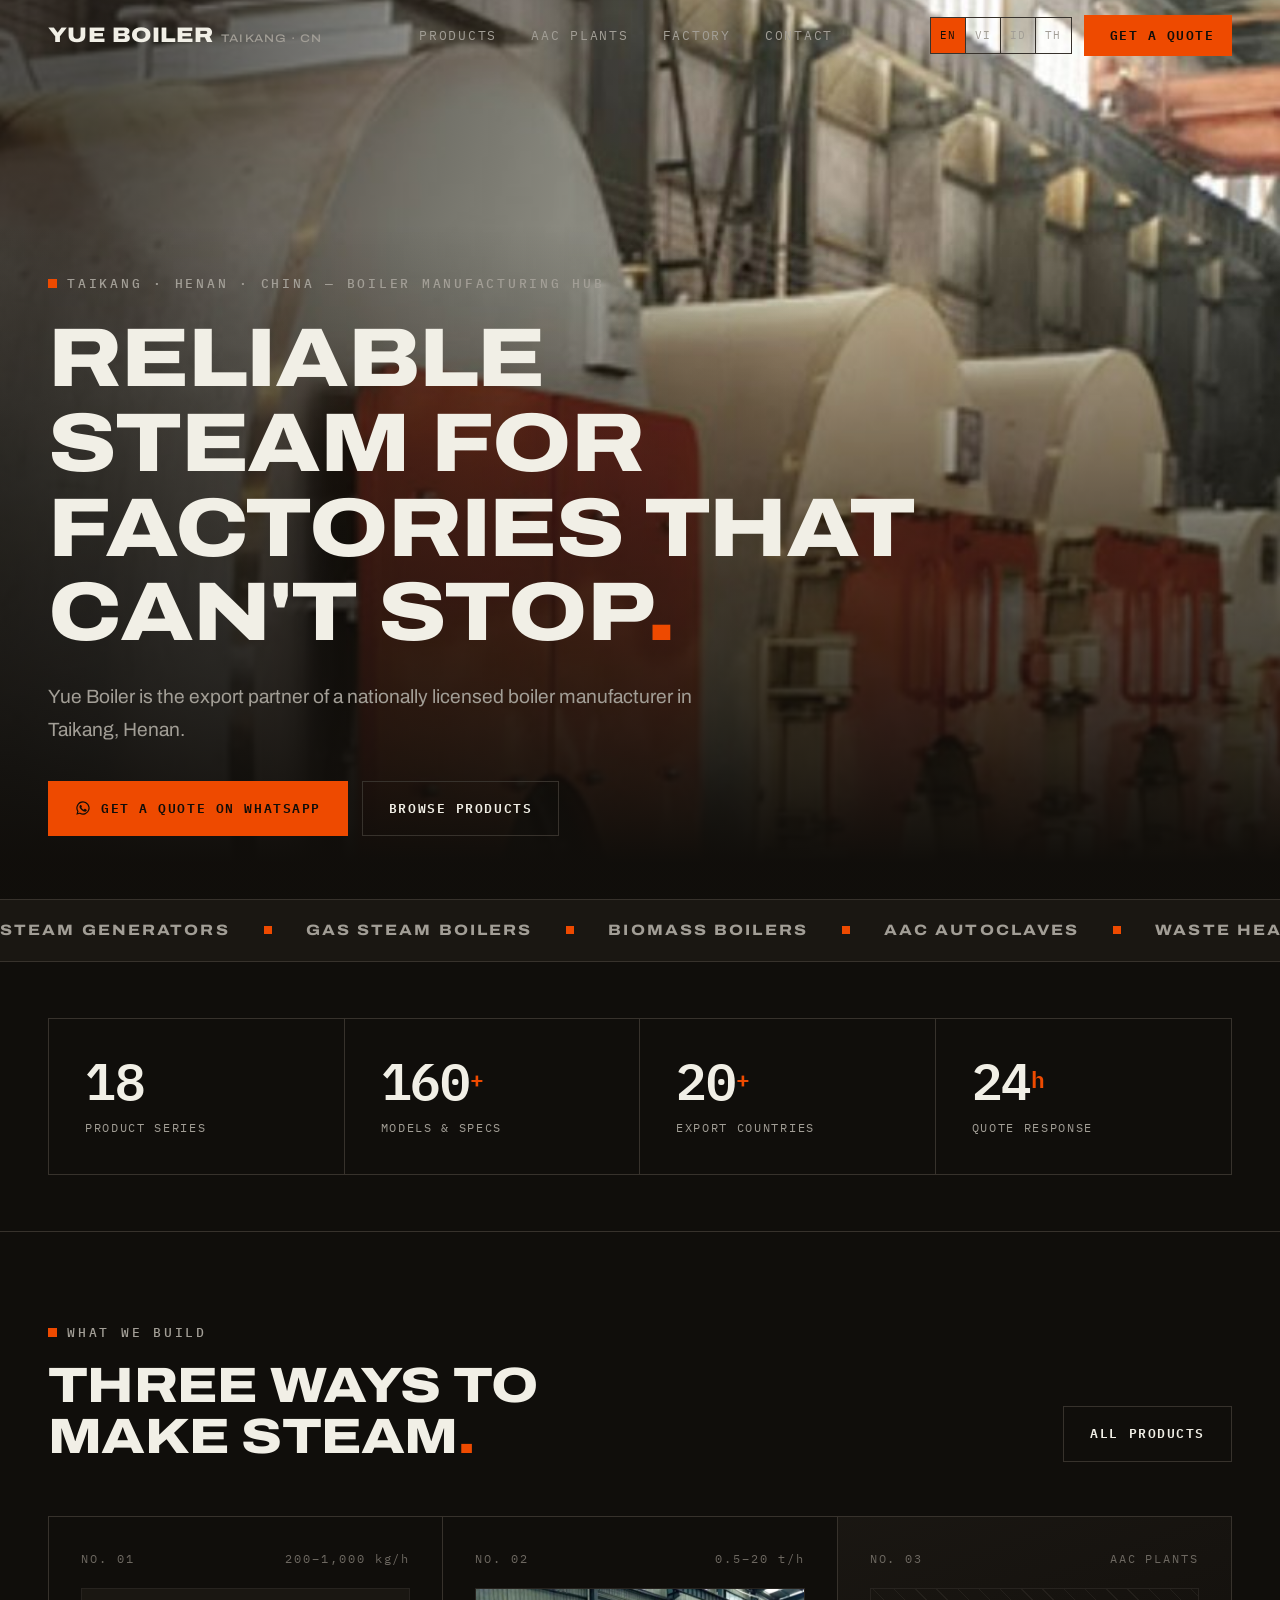
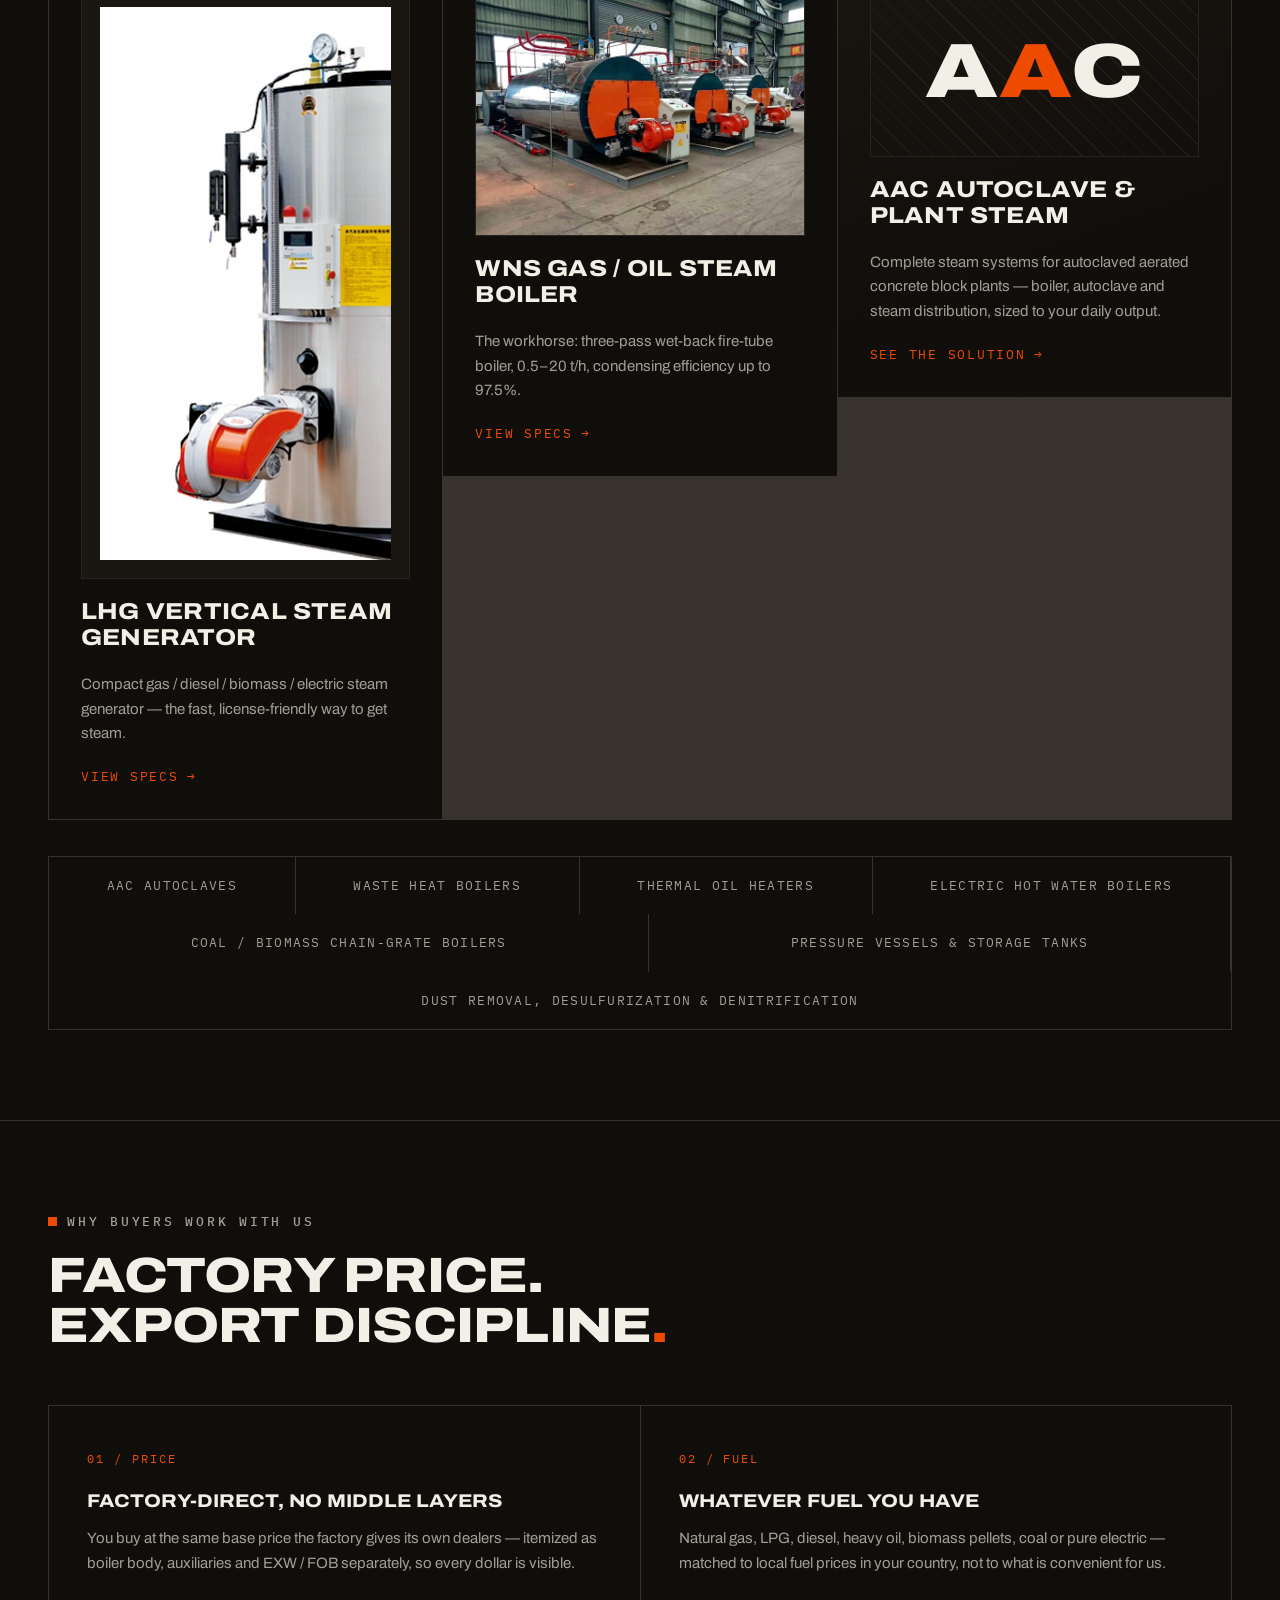
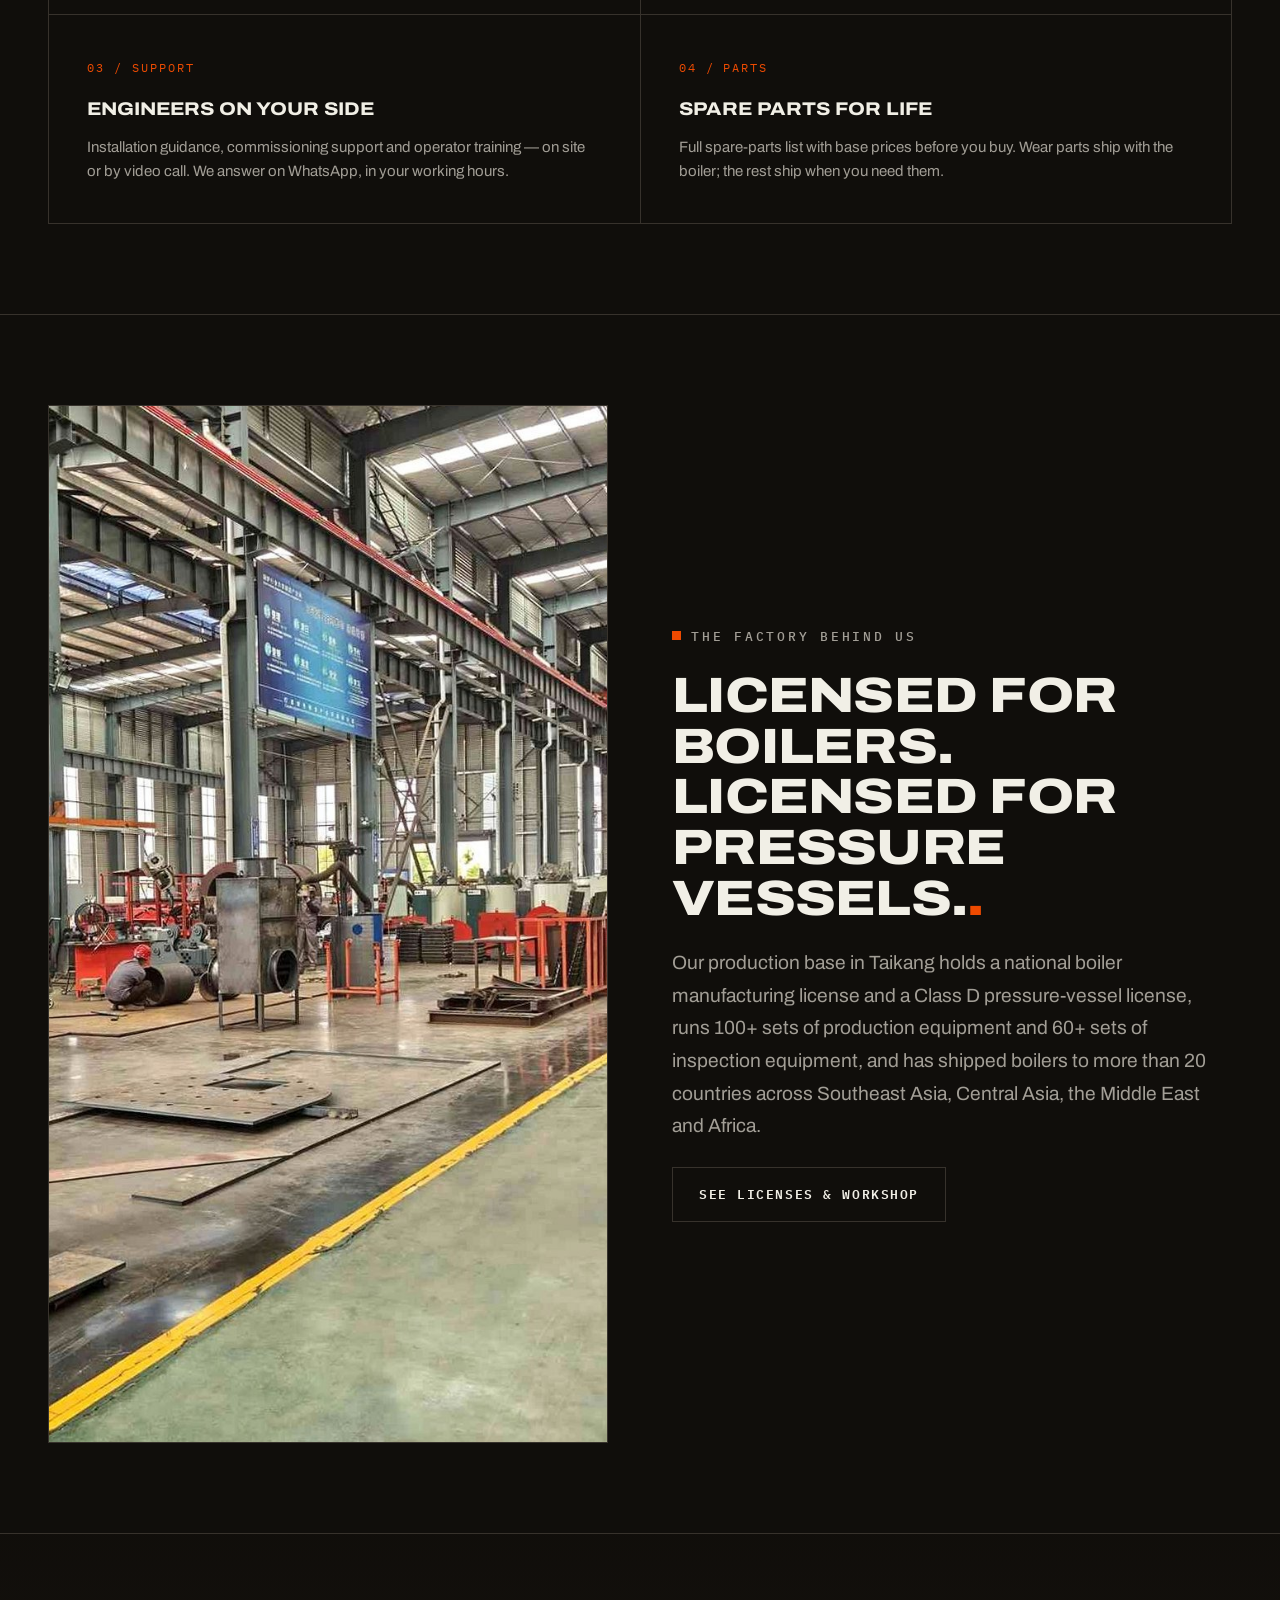
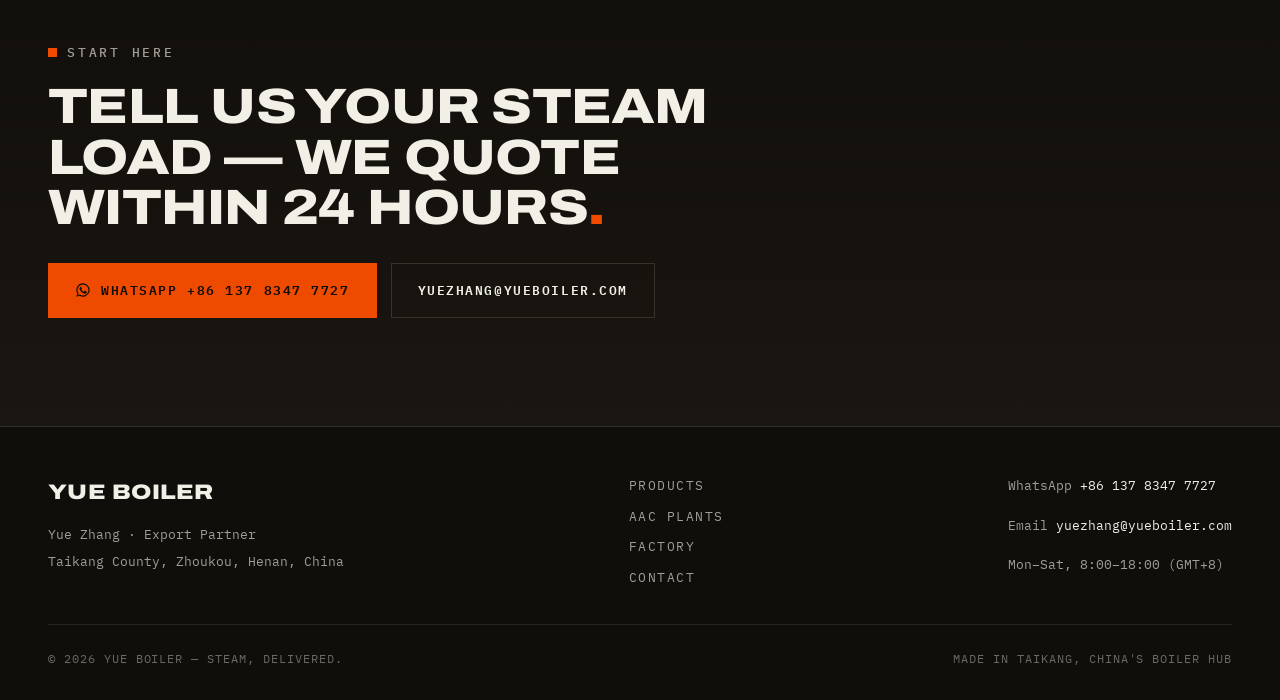
<file: index.html>
<!doctype html>
<html lang="en">
  <head>
    <meta charset="UTF-8" />
    <meta name="viewport" content="width=device-width, initial-scale=1.0" />
    <meta name="description" content="Yue Boiler — industrial steam boilers, steam generators and AAC autoclave steam systems from Taikang, Henan, China's boiler manufacturing hub. Gas, oil, biomass and electric. Export partner of a licensed B-grade boiler factory. Quotes within 24 hours." />
    <title>Yue Boiler — Industrial Steam Boilers & AAC Autoclave Systems</title>
    <link rel="icon" href="/favicon.ico" sizes="48x48" />
    <link rel="icon" href="/favicon-48.png" type="image/png" />
    <link rel="apple-touch-icon" href="/apple-touch-icon.png" />
    <link rel="preconnect" href="https://fonts.googleapis.com" />
    <link rel="preconnect" href="https://fonts.gstatic.com" crossorigin />
    <link
      href="https://fonts.googleapis.com/css2?family=Archivo:ital,wdth,wght@0,62..125,100..900;1,62..125,100..900&family=IBM+Plex+Mono:wght@400;500;600&family=Noto+Sans+Thai:wght@300;400;500;600;700&display=swap"
      rel="stylesheet"
    />
    <script type="module" crossorigin src="/assets/index-DH0asVZ6.js"></script>
    <link rel="stylesheet" crossorigin href="/assets/index-B-ERWFTb.css">
    <style id="mobile-hero-tune">
      @media (max-width: 820px) {
        .brand .reg { display: none; }
        .brand { font-size: 18px; }
        .lang-switch { border: 0; }
        .lang-switch a:not(.on) { display: none; }
        .lang-switch a.on { padding: 7px 11px; font-size: 10px; letter-spacing: .08em; }
        .hero-content { padding-bottom: 30px; }
        .hero-content .kicker { font-size: 8px; letter-spacing: .12em; margin-bottom: 8px; white-space: nowrap; }
        .hero-content h1.display {
          font-size: 33px !important;
          line-height: 1.0 !important;
          margin-top: 10px !important;
          max-width: 18ch !important;
          letter-spacing: -.015em;
        }
        .hero-content p:not(.kicker) {
          font-size: 13px !important;
          line-height: 1.45 !important;
          max-width: 34ch;
          margin-top: 12px !important;
          display: -webkit-box;
          -webkit-line-clamp: 3;
          -webkit-box-orient: vertical;
          overflow: hidden;
        }
        .hero-actions { margin-top: 14px !important; }
        .hero-actions > *:nth-child(2) { display: none !important; }
      }
    </style>
  </head>
  <body>
    <div id="root"></div>
    <script>
      (function () {
        var MQ = window.matchMedia('(max-width: 820px)');
        var MOBILE = '/images/hero-mobile.jpg';
        var DESKTOP = '/images/hero.jpg';
        function swap() {
          var img = document.querySelector('.hero-media img');
          if (!img) return;
          var want = MQ.matches ? MOBILE : DESKTOP;
          if (img.getAttribute('src') !== want) {
            img.setAttribute('src', want);
            img.style.opacity = '1';
          }
          var lede = document.querySelector('.hero-content p:not(.kicker)');
          if (lede && MQ.matches && !lede.dataset.trimmed) {
            var t = (lede.textContent || '').trim();
            var m = t.match(/^[^.]{40,}\./);
            if (m) { lede.textContent = m[0]; }
            lede.dataset.trimmed = '1';
          }
        }
        function boot() {
          swap();
          var root = document.getElementById('root');
          if (root) {
            var mo = new MutationObserver(swap);
            mo.observe(root, { childList: true, subtree: true });
            setTimeout(function () { mo.disconnect(); }, 8000);
          }
          MQ.addEventListener('change', swap);
        }
        if (document.readyState === 'loading') document.addEventListener('DOMContentLoaded', boot);
        else boot();
      })();
    </script>
  </body>
</html>
</file>
<file: assets/index-B-ERWFTb.css>
*,:before,:after{--tw-border-spacing-x: 0;--tw-border-spacing-y: 0;--tw-translate-x: 0;--tw-translate-y: 0;--tw-rotate: 0;--tw-skew-x: 0;--tw-skew-y: 0;--tw-scale-x: 1;--tw-scale-y: 1;--tw-pan-x: ;--tw-pan-y: ;--tw-pinch-zoom: ;--tw-scroll-snap-strictness: proximity;--tw-gradient-from-position: ;--tw-gradient-via-position: ;--tw-gradient-to-position: ;--tw-ordinal: ;--tw-slashed-zero: ;--tw-numeric-figure: ;--tw-numeric-spacing: ;--tw-numeric-fraction: ;--tw-ring-inset: ;--tw-ring-offset-width: 0px;--tw-ring-offset-color: #fff;--tw-ring-color: rgb(59 130 246 / .5);--tw-ring-offset-shadow: 0 0 #0000;--tw-ring-shadow: 0 0 #0000;--tw-shadow: 0 0 #0000;--tw-shadow-colored: 0 0 #0000;--tw-blur: ;--tw-brightness: ;--tw-contrast: ;--tw-grayscale: ;--tw-hue-rotate: ;--tw-invert: ;--tw-saturate: ;--tw-sepia: ;--tw-drop-shadow: ;--tw-backdrop-blur: ;--tw-backdrop-brightness: ;--tw-backdrop-contrast: ;--tw-backdrop-grayscale: ;--tw-backdrop-hue-rotate: ;--tw-backdrop-invert: ;--tw-backdrop-opacity: ;--tw-backdrop-saturate: ;--tw-backdrop-sepia: ;--tw-contain-size: ;--tw-contain-layout: ;--tw-contain-paint: ;--tw-contain-style: }::backdrop{--tw-border-spacing-x: 0;--tw-border-spacing-y: 0;--tw-translate-x: 0;--tw-translate-y: 0;--tw-rotate: 0;--tw-skew-x: 0;--tw-skew-y: 0;--tw-scale-x: 1;--tw-scale-y: 1;--tw-pan-x: ;--tw-pan-y: ;--tw-pinch-zoom: ;--tw-scroll-snap-strictness: proximity;--tw-gradient-from-position: ;--tw-gradient-via-position: ;--tw-gradient-to-position: ;--tw-ordinal: ;--tw-slashed-zero: ;--tw-numeric-figure: ;--tw-numeric-spacing: ;--tw-numeric-fraction: ;--tw-ring-inset: ;--tw-ring-offset-width: 0px;--tw-ring-offset-color: #fff;--tw-ring-color: rgb(59 130 246 / .5);--tw-ring-offset-shadow: 0 0 #0000;--tw-ring-shadow: 0 0 #0000;--tw-shadow: 0 0 #0000;--tw-shadow-colored: 0 0 #0000;--tw-blur: ;--tw-brightness: ;--tw-contrast: ;--tw-grayscale: ;--tw-hue-rotate: ;--tw-invert: ;--tw-saturate: ;--tw-sepia: ;--tw-drop-shadow: ;--tw-backdrop-blur: ;--tw-backdrop-brightness: ;--tw-backdrop-contrast: ;--tw-backdrop-grayscale: ;--tw-backdrop-hue-rotate: ;--tw-backdrop-invert: ;--tw-backdrop-opacity: ;--tw-backdrop-saturate: ;--tw-backdrop-sepia: ;--tw-contain-size: ;--tw-contain-layout: ;--tw-contain-paint: ;--tw-contain-style: }*,:before,:after{box-sizing:border-box;border-width:0;border-style:solid;border-color:#e5e7eb}:before,:after{--tw-content: ""}html,:host{line-height:1.5;-webkit-text-size-adjust:100%;-moz-tab-size:4;-o-tab-size:4;tab-size:4;font-family:ui-sans-serif,system-ui,sans-serif,"Apple Color Emoji","Segoe UI Emoji",Segoe UI Symbol,"Noto Color Emoji";font-feature-settings:normal;font-variation-settings:normal;-webkit-tap-highlight-color:transparent}body{margin:0;line-height:inherit}hr{height:0;color:inherit;border-top-width:1px}abbr:where([title]){-webkit-text-decoration:underline dotted;text-decoration:underline dotted}h1,h2,h3,h4,h5,h6{font-size:inherit;font-weight:inherit}a{color:inherit;text-decoration:inherit}b,strong{font-weight:bolder}code,kbd,samp,pre{font-family:ui-monospace,SFMono-Regular,Menlo,Monaco,Consolas,Liberation Mono,Courier New,monospace;font-feature-settings:normal;font-variation-settings:normal;font-size:1em}small{font-size:80%}sub,sup{font-size:75%;line-height:0;position:relative;vertical-align:baseline}sub{bottom:-.25em}sup{top:-.5em}table{text-indent:0;border-color:inherit;border-collapse:collapse}button,input,optgroup,select,textarea{font-family:inherit;font-feature-settings:inherit;font-variation-settings:inherit;font-size:100%;font-weight:inherit;line-height:inherit;letter-spacing:inherit;color:inherit;margin:0;padding:0}button,select{text-transform:none}button,input:where([type=button]),input:where([type=reset]),input:where([type=submit]){-webkit-appearance:button;background-color:transparent;background-image:none}:-moz-focusring{outline:auto}:-moz-ui-invalid{box-shadow:none}progress{vertical-align:baseline}::-webkit-inner-spin-button,::-webkit-outer-spin-button{height:auto}[type=search]{-webkit-appearance:textfield;outline-offset:-2px}::-webkit-search-decoration{-webkit-appearance:none}::-webkit-file-upload-button{-webkit-appearance:button;font:inherit}summary{display:list-item}blockquote,dl,dd,h1,h2,h3,h4,h5,h6,hr,figure,p,pre{margin:0}fieldset{margin:0;padding:0}legend{padding:0}ol,ul,menu{list-style:none;margin:0;padding:0}dialog{padding:0}textarea{resize:vertical}input::-moz-placeholder,textarea::-moz-placeholder{opacity:1;color:#9ca3af}input::placeholder,textarea::placeholder{opacity:1;color:#9ca3af}button,[role=button]{cursor:pointer}:disabled{cursor:default}img,svg,video,canvas,audio,iframe,embed,object{display:block;vertical-align:middle}img,video{max-width:100%;height:auto}[hidden]:where(:not([hidden=until-found])){display:none}.container{width:100%}@media(min-width:640px){.container{max-width:640px}}@media(min-width:768px){.container{max-width:768px}}@media(min-width:1024px){.container{max-width:1024px}}@media(min-width:1280px){.container{max-width:1280px}}@media(min-width:1536px){.container{max-width:1536px}}.sr-only{position:absolute;width:1px;height:1px;padding:0;margin:-1px;overflow:hidden;clip:rect(0,0,0,0);white-space:nowrap;border-width:0}.pointer-events-none{pointer-events:none}.visible{visibility:visible}.invisible{visibility:hidden}.fixed{position:fixed}.absolute{position:absolute}.relative{position:relative}.inset-0{inset:0}.inset-x-0{left:0;right:0}.inset-y-0{top:0;bottom:0}.-bottom-12{bottom:-3rem}.-left-12{left:-3rem}.-right-12{right:-3rem}.-top-12{top:-3rem}.bottom-0{bottom:0}.left-0{left:0}.left-1\/2{left:50%}.left-2{left:.5rem}.left-\[50\%\]{left:50%}.right-0{right:0}.right-1{right:.25rem}.right-2{right:.5rem}.right-3{right:.75rem}.right-4{right:1rem}.top-0{top:0}.top-1\.5{top:.375rem}.top-1\/2{top:50%}.top-3\.5{top:.875rem}.top-4{top:1rem}.top-\[1px\]{top:1px}.top-\[50\%\]{top:50%}.top-\[60\%\]{top:60%}.top-full{top:100%}.isolate{isolation:isolate}.z-10{z-index:10}.z-20{z-index:20}.z-50{z-index:50}.z-\[1\]{z-index:1}.order-first{order:-9999}.order-last{order:9999}.col-start-2{grid-column-start:2}.row-span-2{grid-row:span 2 / span 2}.row-start-1{grid-row-start:1}.\!m-0{margin:0!important}.-mx-1{margin-left:-.25rem;margin-right:-.25rem}.-my-2{margin-top:-.5rem;margin-bottom:-.5rem}.mx-2{margin-left:.5rem;margin-right:.5rem}.mx-3\.5{margin-left:.875rem;margin-right:.875rem}.mx-auto{margin-left:auto;margin-right:auto}.my-0{margin-top:0;margin-bottom:0}.my-0\.5{margin-top:.125rem;margin-bottom:.125rem}.my-1{margin-top:.25rem;margin-bottom:.25rem}.-ml-4{margin-left:-1rem}.-mt-4{margin-top:-1rem}.mb-2{margin-bottom:.5rem}.mb-3{margin-bottom:.75rem}.ml-1{margin-left:.25rem}.ml-4{margin-left:1rem}.ml-auto{margin-left:auto}.mt-1\.5{margin-top:.375rem}.mt-2{margin-top:.5rem}.mt-4{margin-top:1rem}.mt-auto{margin-top:auto}.line-clamp-1{overflow:hidden;display:-webkit-box;-webkit-box-orient:vertical;-webkit-line-clamp:1}.line-clamp-2{overflow:hidden;display:-webkit-box;-webkit-box-orient:vertical;-webkit-line-clamp:2}.block{display:block}.flex{display:flex}.inline-flex{display:inline-flex}.table{display:table}.table-caption{display:table-caption}.table-cell{display:table-cell}.table-row{display:table-row}.grid{display:grid}.hidden{display:none}.aspect-square{aspect-ratio:1 / 1}.aspect-video{aspect-ratio:16 / 9}.size-10{width:2.5rem;height:2.5rem}.size-2{width:.5rem;height:.5rem}.size-2\.5{width:.625rem;height:.625rem}.size-3{width:.75rem;height:.75rem}.size-3\.5{width:.875rem;height:.875rem}.size-4{width:1rem;height:1rem}.size-6{width:1.5rem;height:1.5rem}.size-7{width:1.75rem;height:1.75rem}.size-8{width:2rem;height:2rem}.size-9{width:2.25rem;height:2.25rem}.size-auto{width:auto;height:auto}.size-full{width:100%;height:100%}.h-1\.5{height:.375rem}.h-10{height:2.5rem}.h-12{height:3rem}.h-2{height:.5rem}.h-2\.5{height:.625rem}.h-4{height:1rem}.h-5{height:1.25rem}.h-6{height:1.5rem}.h-7{height:1.75rem}.h-8{height:2rem}.h-9{height:2.25rem}.h-\[1\.15rem\]{height:1.15rem}.h-\[calc\(100\%-1px\)\]{height:calc(100% - 1px)}.h-\[var\(--radix-navigation-menu-viewport-height\)\]{height:var(--radix-navigation-menu-viewport-height)}.h-\[var\(--radix-select-trigger-height\)\]{height:var(--radix-select-trigger-height)}.h-auto{height:auto}.h-full{height:100%}.h-px{height:1px}.h-svh{height:100svh}.max-h-\[300px\]{max-height:300px}.min-h-0{min-height:0px}.min-h-16{min-height:4rem}.min-h-4{min-height:1rem}.min-h-svh{min-height:100svh}.w-0{width:0px}.w-1{width:.25rem}.w-2{width:.5rem}.w-2\.5{width:.625rem}.w-3{width:.75rem}.w-3\/4{width:75%}.w-4{width:1rem}.w-5{width:1.25rem}.w-64{width:16rem}.w-72{width:18rem}.w-8{width:2rem}.w-9{width:2.25rem}.w-\[100px\]{width:100px}.w-auto{width:auto}.w-fit{width:-moz-fit-content;width:fit-content}.w-full{width:100%}.w-max{width:-moz-max-content;width:max-content}.w-px{width:1px}.min-w-0{min-width:0px}.min-w-10{min-width:2.5rem}.min-w-5{min-width:1.25rem}.min-w-8{min-width:2rem}.min-w-9{min-width:2.25rem}.min-w-\[12rem\]{min-width:12rem}.min-w-\[8rem\]{min-width:8rem}.min-w-\[var\(--radix-select-trigger-width\)\]{min-width:var(--radix-select-trigger-width)}.max-w-\[calc\(100\%-2rem\)\]{max-width:calc(100% - 2rem)}.max-w-max{max-width:-moz-max-content;max-width:max-content}.max-w-sm{max-width:24rem}.flex-1{flex:1 1 0%}.shrink-0{flex-shrink:0}.grow{flex-grow:1}.grow-0{flex-grow:0}.basis-full{flex-basis:100%}.caption-bottom{caption-side:bottom}.border-collapse{border-collapse:collapse}.-translate-x-1\/2{--tw-translate-x: -50%;transform:translate(var(--tw-translate-x),var(--tw-translate-y)) rotate(var(--tw-rotate)) skew(var(--tw-skew-x)) skewY(var(--tw-skew-y)) scaleX(var(--tw-scale-x)) scaleY(var(--tw-scale-y))}.-translate-x-px{--tw-translate-x: -1px;transform:translate(var(--tw-translate-x),var(--tw-translate-y)) rotate(var(--tw-rotate)) skew(var(--tw-skew-x)) skewY(var(--tw-skew-y)) scaleX(var(--tw-scale-x)) scaleY(var(--tw-scale-y))}.-translate-y-1\/2{--tw-translate-y: -50%;transform:translate(var(--tw-translate-x),var(--tw-translate-y)) rotate(var(--tw-rotate)) skew(var(--tw-skew-x)) skewY(var(--tw-skew-y)) scaleX(var(--tw-scale-x)) scaleY(var(--tw-scale-y))}.translate-x-\[-50\%\]{--tw-translate-x: -50%;transform:translate(var(--tw-translate-x),var(--tw-translate-y)) rotate(var(--tw-rotate)) skew(var(--tw-skew-x)) skewY(var(--tw-skew-y)) scaleX(var(--tw-scale-x)) scaleY(var(--tw-scale-y))}.translate-x-px{--tw-translate-x: 1px;transform:translate(var(--tw-translate-x),var(--tw-translate-y)) rotate(var(--tw-rotate)) skew(var(--tw-skew-x)) skewY(var(--tw-skew-y)) scaleX(var(--tw-scale-x)) scaleY(var(--tw-scale-y))}.translate-y-0\.5{--tw-translate-y: .125rem;transform:translate(var(--tw-translate-x),var(--tw-translate-y)) rotate(var(--tw-rotate)) skew(var(--tw-skew-x)) skewY(var(--tw-skew-y)) scaleX(var(--tw-scale-x)) scaleY(var(--tw-scale-y))}.translate-y-\[-50\%\]{--tw-translate-y: -50%;transform:translate(var(--tw-translate-x),var(--tw-translate-y)) rotate(var(--tw-rotate)) skew(var(--tw-skew-x)) skewY(var(--tw-skew-y)) scaleX(var(--tw-scale-x)) scaleY(var(--tw-scale-y))}.translate-y-\[calc\(-50\%_-_2px\)\]{--tw-translate-y: calc(-50% - 2px) ;transform:translate(var(--tw-translate-x),var(--tw-translate-y)) rotate(var(--tw-rotate)) skew(var(--tw-skew-x)) skewY(var(--tw-skew-y)) scaleX(var(--tw-scale-x)) scaleY(var(--tw-scale-y))}.rotate-45{--tw-rotate: 45deg;transform:translate(var(--tw-translate-x),var(--tw-translate-y)) rotate(var(--tw-rotate)) skew(var(--tw-skew-x)) skewY(var(--tw-skew-y)) scaleX(var(--tw-scale-x)) scaleY(var(--tw-scale-y))}.rotate-90{--tw-rotate: 90deg;transform:translate(var(--tw-translate-x),var(--tw-translate-y)) rotate(var(--tw-rotate)) skew(var(--tw-skew-x)) skewY(var(--tw-skew-y)) scaleX(var(--tw-scale-x)) scaleY(var(--tw-scale-y))}.transform{transform:translate(var(--tw-translate-x),var(--tw-translate-y)) rotate(var(--tw-rotate)) skew(var(--tw-skew-x)) skewY(var(--tw-skew-y)) scaleX(var(--tw-scale-x)) scaleY(var(--tw-scale-y))}@keyframes caret-blink{0%,70%,to{opacity:1}20%,50%{opacity:0}}.animate-caret-blink{animation:caret-blink 1.25s ease-out infinite}@keyframes pulse{50%{opacity:.5}}.animate-pulse{animation:pulse 2s cubic-bezier(.4,0,.6,1) infinite}@keyframes spin{to{transform:rotate(360deg)}}.animate-spin{animation:spin 1s linear infinite}.cursor-default{cursor:default}.cursor-text{cursor:text}.touch-none{touch-action:none}.select-none{-webkit-user-select:none;-moz-user-select:none;user-select:none}.resize-none{resize:none}.scroll-my-1{scroll-margin-top:.25rem;scroll-margin-bottom:.25rem}.scroll-py-1{scroll-padding-top:.25rem;scroll-padding-bottom:.25rem}.list-disc{list-style-type:disc}.list-none{list-style-type:none}.auto-rows-min{grid-auto-rows:min-content}.grid-cols-\[0_1fr\]{grid-template-columns:0 1fr}.grid-rows-\[auto_auto\]{grid-template-rows:auto auto}.flex-row{flex-direction:row}.flex-col{flex-direction:column}.flex-col-reverse{flex-direction:column-reverse}.flex-wrap{flex-wrap:wrap}.place-content-center{place-content:center}.items-start{align-items:flex-start}.items-end{align-items:flex-end}.items-center{align-items:center}.items-stretch{align-items:stretch}.justify-start{justify-content:flex-start}.justify-center{justify-content:center}.justify-between{justify-content:space-between}.justify-items-start{justify-items:start}.gap-0\.5{gap:.125rem}.gap-1{gap:.25rem}.gap-1\.5{gap:.375rem}.gap-2{gap:.5rem}.gap-2\.5{gap:.625rem}.gap-3{gap:.75rem}.gap-4{gap:1rem}.gap-6{gap:1.5rem}.gap-7{gap:1.75rem}.gap-\[--spacing\(var\(--gap\)\)\]{gap:var(--spacing(var(--gap)))}.gap-y-0\.5{row-gap:.125rem}.self-start{align-self:flex-start}.self-stretch{align-self:stretch}.justify-self-end{justify-self:end}.overflow-auto{overflow:auto}.overflow-hidden{overflow:hidden}.overflow-x-auto{overflow-x:auto}.overflow-y-auto{overflow-y:auto}.overflow-x-hidden{overflow-x:hidden}.whitespace-nowrap{white-space:nowrap}.text-balance{text-wrap:balance}.break-words{overflow-wrap:break-word}.rounded-\[2px\]{border-radius:2px}.rounded-\[4px\]{border-radius:4px}.rounded-\[calc\(var\(--radius\)-5px\)\]{border-radius:calc(var(--radius) - 5px)}.rounded-\[inherit\]{border-radius:inherit}.rounded-full{border-radius:9999px}.rounded-lg{border-radius:var(--radius)}.rounded-md{border-radius:calc(var(--radius) - 2px)}.rounded-none{border-radius:0}.rounded-sm{border-radius:calc(var(--radius) - 4px)}.rounded-xl{border-radius:calc(var(--radius) + 4px)}.rounded-xs{border-radius:calc(var(--radius) - 6px)}.rounded-l-md{border-top-left-radius:calc(var(--radius) - 2px);border-bottom-left-radius:calc(var(--radius) - 2px)}.rounded-r-md{border-top-right-radius:calc(var(--radius) - 2px);border-bottom-right-radius:calc(var(--radius) - 2px)}.rounded-tl-sm{border-top-left-radius:calc(var(--radius) - 4px)}.border{border-width:1px}.border-0{border-width:0px}.border-\[1\.5px\]{border-width:1.5px}.border-y{border-top-width:1px;border-bottom-width:1px}.border-b{border-bottom-width:1px}.border-l{border-left-width:1px}.border-r{border-right-width:1px}.border-t{border-top-width:1px}.border-dashed{border-style:dashed}.border-border{border-color:hsl(var(--border))}.border-border\/50{border-color:hsl(var(--border) / .5)}.border-input{border-color:hsl(var(--input))}.border-primary{border-color:hsl(var(--primary))}.border-sidebar-border{border-color:hsl(var(--sidebar-border))}.border-transparent{border-color:transparent}.border-l-transparent{border-left-color:transparent}.border-t-transparent{border-top-color:transparent}.bg-accent{background-color:hsl(var(--accent))}.bg-background{background-color:hsl(var(--background))}.bg-black\/50{background-color:#00000080}.bg-border{background-color:hsl(var(--border))}.bg-card{background-color:hsl(var(--card))}.bg-destructive{--tw-bg-opacity: 1;background-color:hsl(var(--destructive) / var(--tw-bg-opacity, 1))}.bg-foreground{background-color:hsl(var(--foreground))}.bg-input{background-color:hsl(var(--input))}.bg-muted{background-color:hsl(var(--muted))}.bg-muted\/50{background-color:hsl(var(--muted) / .5)}.bg-popover{background-color:hsl(var(--popover))}.bg-primary{background-color:hsl(var(--primary))}.bg-primary\/20{background-color:hsl(var(--primary) / .2)}.bg-secondary{background-color:hsl(var(--secondary))}.bg-sidebar{background-color:hsl(var(--sidebar-background))}.bg-sidebar-border{background-color:hsl(var(--sidebar-border))}.bg-transparent{background-color:transparent}.bg-white{--tw-bg-opacity: 1;background-color:rgb(255 255 255 / var(--tw-bg-opacity, 1))}.fill-current{fill:currentColor}.fill-foreground{fill:hsl(var(--foreground))}.fill-primary{fill:hsl(var(--primary))}.p-0{padding:0}.p-1{padding:.25rem}.p-2{padding:.5rem}.p-3{padding:.75rem}.p-4{padding:1rem}.p-6{padding:1.5rem}.p-\[3px\]{padding:3px}.p-px{padding:1px}.px-1{padding-left:.25rem;padding-right:.25rem}.px-1\.5{padding-left:.375rem;padding-right:.375rem}.px-2{padding-left:.5rem;padding-right:.5rem}.px-2\.5{padding-left:.625rem;padding-right:.625rem}.px-3{padding-left:.75rem;padding-right:.75rem}.px-4{padding-left:1rem;padding-right:1rem}.px-6{padding-left:1.5rem;padding-right:1.5rem}.py-0\.5{padding-top:.125rem;padding-bottom:.125rem}.py-1{padding-top:.25rem;padding-bottom:.25rem}.py-1\.5{padding-top:.375rem;padding-bottom:.375rem}.py-2{padding-top:.5rem;padding-bottom:.5rem}.py-3{padding-top:.75rem;padding-bottom:.75rem}.py-4{padding-top:1rem;padding-bottom:1rem}.py-6{padding-top:1.5rem;padding-bottom:1.5rem}.pb-3{padding-bottom:.75rem}.pb-4{padding-bottom:1rem}.pl-2{padding-left:.5rem}.pl-3{padding-left:.75rem}.pl-4{padding-left:1rem}.pl-8{padding-left:2rem}.pr-1{padding-right:.25rem}.pr-2{padding-right:.5rem}.pr-2\.5{padding-right:.625rem}.pr-3{padding-right:.75rem}.pr-8{padding-right:2rem}.pt-0{padding-top:0}.pt-3{padding-top:.75rem}.pt-4{padding-top:1rem}.text-left{text-align:left}.text-center{text-align:center}.align-middle{vertical-align:middle}.font-mono{font-family:ui-monospace,SFMono-Regular,Menlo,Monaco,Consolas,Liberation Mono,Courier New,monospace}.font-sans{font-family:ui-sans-serif,system-ui,sans-serif,"Apple Color Emoji","Segoe UI Emoji",Segoe UI Symbol,"Noto Color Emoji"}.text-\[0\.8rem\]{font-size:.8rem}.text-base{font-size:1rem;line-height:1.5rem}.text-lg{font-size:1.125rem;line-height:1.75rem}.text-sm{font-size:.875rem;line-height:1.25rem}.text-sm\/relaxed{font-size:.875rem;line-height:1.625}.text-xs{font-size:.75rem;line-height:1rem}.font-medium{font-weight:500}.font-normal{font-weight:400}.font-semibold{font-weight:600}.uppercase{text-transform:uppercase}.tabular-nums{--tw-numeric-spacing: tabular-nums;font-variant-numeric:var(--tw-ordinal) var(--tw-slashed-zero) var(--tw-numeric-figure) var(--tw-numeric-spacing) var(--tw-numeric-fraction)}.leading-none{line-height:1}.leading-normal{line-height:1.5}.leading-snug{line-height:1.375}.tracking-tight{letter-spacing:-.025em}.tracking-widest{letter-spacing:.1em}.text-accent-foreground{color:hsl(var(--accent-foreground))}.text-background{color:hsl(var(--background))}.text-card-foreground{color:hsl(var(--card-foreground))}.text-current{color:currentColor}.text-destructive{--tw-text-opacity: 1;color:hsl(var(--destructive) / var(--tw-text-opacity, 1))}.text-foreground{color:hsl(var(--foreground))}.text-muted-foreground{color:hsl(var(--muted-foreground))}.text-popover-foreground{color:hsl(var(--popover-foreground))}.text-primary{color:hsl(var(--primary))}.text-primary-foreground{color:hsl(var(--primary-foreground))}.text-secondary-foreground{color:hsl(var(--secondary-foreground))}.text-sidebar-foreground{color:hsl(var(--sidebar-foreground))}.text-sidebar-foreground\/70{color:hsl(var(--sidebar-foreground) / .7)}.text-white{--tw-text-opacity: 1;color:rgb(255 255 255 / var(--tw-text-opacity, 1))}.underline-offset-4{text-underline-offset:4px}.opacity-0{opacity:0}.opacity-50{opacity:.5}.opacity-70{opacity:.7}.shadow{--tw-shadow: 0 1px 3px 0 rgb(0 0 0 / .1), 0 1px 2px -1px rgb(0 0 0 / .1);--tw-shadow-colored: 0 1px 3px 0 var(--tw-shadow-color), 0 1px 2px -1px var(--tw-shadow-color);box-shadow:var(--tw-ring-offset-shadow, 0 0 #0000),var(--tw-ring-shadow, 0 0 #0000),var(--tw-shadow)}.shadow-\[0_0_0_1px_hsl\(var\(--sidebar-border\)\)\]{--tw-shadow: 0 0 0 1px hsl(var(--sidebar-border));--tw-shadow-colored: 0 0 0 1px var(--tw-shadow-color);box-shadow:var(--tw-ring-offset-shadow, 0 0 #0000),var(--tw-ring-shadow, 0 0 #0000),var(--tw-shadow)}.shadow-lg{--tw-shadow: 0 10px 15px -3px rgb(0 0 0 / .1), 0 4px 6px -4px rgb(0 0 0 / .1);--tw-shadow-colored: 0 10px 15px -3px var(--tw-shadow-color), 0 4px 6px -4px var(--tw-shadow-color);box-shadow:var(--tw-ring-offset-shadow, 0 0 #0000),var(--tw-ring-shadow, 0 0 #0000),var(--tw-shadow)}.shadow-md{--tw-shadow: 0 4px 6px -1px rgb(0 0 0 / .1), 0 2px 4px -2px rgb(0 0 0 / .1);--tw-shadow-colored: 0 4px 6px -1px var(--tw-shadow-color), 0 2px 4px -2px var(--tw-shadow-color);box-shadow:var(--tw-ring-offset-shadow, 0 0 #0000),var(--tw-ring-shadow, 0 0 #0000),var(--tw-shadow)}.shadow-none{--tw-shadow: 0 0 #0000;--tw-shadow-colored: 0 0 #0000;box-shadow:var(--tw-ring-offset-shadow, 0 0 #0000),var(--tw-ring-shadow, 0 0 #0000),var(--tw-shadow)}.shadow-sm{--tw-shadow: 0 1px 2px 0 rgb(0 0 0 / .05);--tw-shadow-colored: 0 1px 2px 0 var(--tw-shadow-color);box-shadow:var(--tw-ring-offset-shadow, 0 0 #0000),var(--tw-ring-shadow, 0 0 #0000),var(--tw-shadow)}.shadow-xl{--tw-shadow: 0 20px 25px -5px rgb(0 0 0 / .1), 0 8px 10px -6px rgb(0 0 0 / .1);--tw-shadow-colored: 0 20px 25px -5px var(--tw-shadow-color), 0 8px 10px -6px var(--tw-shadow-color);box-shadow:var(--tw-ring-offset-shadow, 0 0 #0000),var(--tw-ring-shadow, 0 0 #0000),var(--tw-shadow)}.shadow-xs{--tw-shadow: 0 1px 2px 0 rgb(0 0 0 / .05);--tw-shadow-colored: 0 1px 2px 0 var(--tw-shadow-color);box-shadow:var(--tw-ring-offset-shadow, 0 0 #0000),var(--tw-ring-shadow, 0 0 #0000),var(--tw-shadow)}.outline-none{outline:2px solid transparent;outline-offset:2px}.outline{outline-style:solid}.ring-0{--tw-ring-offset-shadow: var(--tw-ring-inset) 0 0 0 var(--tw-ring-offset-width) var(--tw-ring-offset-color);--tw-ring-shadow: var(--tw-ring-inset) 0 0 0 calc(0px + var(--tw-ring-offset-width)) var(--tw-ring-color);box-shadow:var(--tw-ring-offset-shadow),var(--tw-ring-shadow),var(--tw-shadow, 0 0 #0000)}.ring-ring\/50{--tw-ring-color: hsl(var(--ring) / .5)}.ring-sidebar-ring{--tw-ring-color: hsl(var(--sidebar-ring))}.ring-offset-background{--tw-ring-offset-color: hsl(var(--background))}.filter{filter:var(--tw-blur) var(--tw-brightness) var(--tw-contrast) var(--tw-grayscale) var(--tw-hue-rotate) var(--tw-invert) var(--tw-saturate) var(--tw-sepia) var(--tw-drop-shadow)}.transition{transition-property:color,background-color,border-color,text-decoration-color,fill,stroke,opacity,box-shadow,transform,filter,backdrop-filter;transition-timing-function:cubic-bezier(.4,0,.2,1);transition-duration:.15s}.transition-\[color\,box-shadow\]{transition-property:color,box-shadow;transition-timing-function:cubic-bezier(.4,0,.2,1);transition-duration:.15s}.transition-\[left\,right\,width\]{transition-property:left,right,width;transition-timing-function:cubic-bezier(.4,0,.2,1);transition-duration:.15s}.transition-\[margin\,opacity\]{transition-property:margin,opacity;transition-timing-function:cubic-bezier(.4,0,.2,1);transition-duration:.15s}.transition-\[width\,height\,padding\]{transition-property:width,height,padding;transition-timing-function:cubic-bezier(.4,0,.2,1);transition-duration:.15s}.transition-\[width\]{transition-property:width;transition-timing-function:cubic-bezier(.4,0,.2,1);transition-duration:.15s}.transition-all{transition-property:all;transition-timing-function:cubic-bezier(.4,0,.2,1);transition-duration:.15s}.transition-colors{transition-property:color,background-color,border-color,text-decoration-color,fill,stroke;transition-timing-function:cubic-bezier(.4,0,.2,1);transition-duration:.15s}.transition-none{transition-property:none}.transition-opacity{transition-property:opacity;transition-timing-function:cubic-bezier(.4,0,.2,1);transition-duration:.15s}.transition-shadow{transition-property:box-shadow;transition-timing-function:cubic-bezier(.4,0,.2,1);transition-duration:.15s}.transition-transform{transition-property:transform;transition-timing-function:cubic-bezier(.4,0,.2,1);transition-duration:.15s}.duration-100{transition-duration:.1s}.duration-1000{transition-duration:1s}.duration-200{transition-duration:.2s}.duration-300{transition-duration:.3s}.ease-in-out{transition-timing-function:cubic-bezier(.4,0,.2,1)}.ease-linear{transition-timing-function:linear}@keyframes enter{0%{opacity:var(--tw-enter-opacity, 1);transform:translate3d(var(--tw-enter-translate-x, 0),var(--tw-enter-translate-y, 0),0) scale3d(var(--tw-enter-scale, 1),var(--tw-enter-scale, 1),var(--tw-enter-scale, 1)) rotate(var(--tw-enter-rotate, 0))}}@keyframes exit{to{opacity:var(--tw-exit-opacity, 1);transform:translate3d(var(--tw-exit-translate-x, 0),var(--tw-exit-translate-y, 0),0) scale3d(var(--tw-exit-scale, 1),var(--tw-exit-scale, 1),var(--tw-exit-scale, 1)) rotate(var(--tw-exit-rotate, 0))}}.animate-in{animation-name:enter;animation-duration:.15s;--tw-enter-opacity: initial;--tw-enter-scale: initial;--tw-enter-rotate: initial;--tw-enter-translate-x: initial;--tw-enter-translate-y: initial}.fade-in,.fade-in-0{--tw-enter-opacity: 0}.zoom-in-95{--tw-enter-scale: .95}.duration-100{animation-duration:.1s}.duration-1000{animation-duration:1s}.duration-200{animation-duration:.2s}.duration-300{animation-duration:.3s}.ease-in-out{animation-timing-function:cubic-bezier(.4,0,.2,1)}.ease-linear{animation-timing-function:linear}.\[--cell-size\:--spacing\(8\)\]{--cell-size: var(--spacing(8))}:root{--bg: oklch(.165 .008 75);--bg-2: oklch(.205 .01 75);--bg-3: oklch(.24 .012 75);--ink: oklch(.95 .012 95);--ink-dim: oklch(.7 .012 85);--ink-faint: oklch(.52 .012 80);--line: oklch(.32 .012 75);--line-soft: oklch(.26 .01 75);--accent: oklch(.635 .215 42);--accent-hover: oklch(.68 .21 42);--accent-ink: oklch(.16 .01 75);--font-sans: "Archivo", "Helvetica Neue", Arial, "Noto Sans Thai", "PingFang SC", "Microsoft YaHei", sans-serif;--font-mono: "IBM Plex Mono", "Noto Sans Thai", "SFMono-Regular", Consolas, monospace;--container: 1280px;--header-h: 72px;--pad: clamp(20px, 4vw, 48px)}*{box-sizing:border-box}html{scroll-behavior:smooth}body{margin:0;background:var(--bg);color:var(--ink);font-family:var(--font-sans);font-size:16.5px;line-height:1.65;-webkit-font-smoothing:antialiased;text-rendering:optimizeLegibility}::-moz-selection{background:var(--accent);color:var(--accent-ink)}::selection{background:var(--accent);color:var(--accent-ink)}img{display:block;max-width:100%}a{color:inherit;text-decoration:none}button{font-family:inherit}:focus-visible{outline:2px solid var(--accent);outline-offset:3px}.container{max-width:var(--container);margin:0 auto;padding-left:var(--pad);padding-right:var(--pad)}.display{font-stretch:118%;font-weight:820;letter-spacing:-.015em;line-height:1.02;text-transform:uppercase;margin:0}.h1{font-size:clamp(2.6rem,6.5vw,5.2rem)}.h2{font-size:clamp(1.9rem,4vw,3.1rem)}.h3{font-size:clamp(1.25rem,2.2vw,1.7rem)}.kicker{font-family:var(--font-mono);font-size:12.5px;font-weight:500;letter-spacing:.22em;text-transform:uppercase;color:var(--ink-dim);display:flex;align-items:center;gap:10px}.kicker:before{content:"";width:9px;height:9px;background:var(--accent);flex:none}.lede{font-size:clamp(1.02rem,1.6vw,1.2rem);line-height:1.7;color:var(--ink-dim);max-width:62ch}.mono{font-family:var(--font-mono)}.muted{color:var(--ink-dim)}.faint{color:var(--ink-faint)}.site-header{position:fixed;inset:0 0 auto;z-index:40;height:var(--header-h);display:flex;align-items:center;transition:background-color .25s ease,border-color .25s ease;border-bottom:1px solid transparent}.site-header.scrolled{background:color-mix(in oklch,var(--bg) 92%,transparent);-webkit-backdrop-filter:blur(10px);backdrop-filter:blur(10px);border-bottom-color:var(--line-soft)}.header-inner{width:100%;display:flex;align-items:center;justify-content:space-between;gap:24px}.brand{font-stretch:120%;font-weight:860;font-size:21px;letter-spacing:.02em;text-transform:uppercase;display:flex;align-items:baseline;gap:8px;white-space:nowrap}.brand .reg{font-size:11px;font-weight:500;color:var(--ink-dim);letter-spacing:.1em}.brand:hover{color:var(--accent);transition:color .2s}.main-nav{display:flex;align-items:center;gap:4px}.main-nav a{font-family:var(--font-mono);font-size:12.5px;letter-spacing:.14em;text-transform:uppercase;color:var(--ink-dim);padding:10px 14px;transition:color .2s ease;border:1px solid transparent}.main-nav a:hover{color:var(--ink)}.main-nav a.active{color:var(--ink);border-color:var(--line)}.header-cta{display:inline-flex;align-items:center;gap:8px;font-family:var(--font-mono);font-size:12.5px;letter-spacing:.12em;text-transform:uppercase;font-weight:600;background:var(--accent);color:var(--accent-ink);padding:10px 18px;border:none;cursor:pointer;transition:background-color .2s ease;white-space:nowrap}.header-cta:hover{background:var(--accent-hover)}.menu-toggle{display:none;background:none;border:1px solid var(--line);color:var(--ink);width:46px;height:46px;cursor:pointer;align-items:center;justify-content:center}.menu-toggle svg{width:20px;height:20px}@media(max-width:900px){.main-nav{position:fixed;top:var(--header-h);left:0;right:0;flex-direction:column;align-items:stretch;background:var(--bg-2);border-bottom:1px solid var(--line);padding:8px var(--pad) 20px;display:none}.main-nav.open{display:flex}.main-nav a{padding:16px 6px;border-bottom:1px solid var(--line-soft);font-size:14px}.main-nav a.active{border-color:transparent;border-bottom-color:var(--line);color:var(--accent)}.menu-toggle{display:inline-flex}.header-cta{display:none}}.hero{position:relative;min-height:100dvh;display:flex;align-items:flex-end;overflow:hidden;border-bottom:1px solid var(--line)}.hero-media{position:absolute;inset:0}.hero-media img{width:100%;height:100%;-o-object-fit:cover;object-fit:cover;-o-object-position:62% 55%;object-position:62% 55%}.hero-scrim{position:absolute;inset:0;background:linear-gradient(to top,var(--bg) 4%,color-mix(in oklch,var(--bg) 55%,transparent) 42%,transparent 75%),linear-gradient(105deg,color-mix(in oklch,var(--bg) 72%,transparent) 8%,transparent 60%)}.hero-content{position:relative;width:100%;padding-top:calc(var(--header-h) + 48px);padding-bottom:clamp(40px,7vh,84px)}.hero-content .lede{margin:26px 0 34px}.hero-actions{display:flex;flex-wrap:wrap;gap:14px;align-items:center}.btn{display:inline-flex;align-items:center;gap:10px;font-family:var(--font-mono);font-size:13px;font-weight:600;letter-spacing:.12em;text-transform:uppercase;padding:16px 26px;border:1px solid var(--line);color:var(--ink);background:transparent;cursor:pointer;transition:background-color .2s ease,color .2s ease,border-color .2s ease}.btn:hover{border-color:var(--ink)}.btn-accent{background:var(--accent);border-color:var(--accent);color:var(--accent-ink)}.btn-accent:hover{background:var(--accent-hover);border-color:var(--accent-hover)}.btn svg{width:16px;height:16px;flex:none}.marquee{border-bottom:1px solid var(--line);overflow:hidden;padding:18px 0;background:var(--bg-2)}.marquee-track{display:flex;width:-moz-max-content;width:max-content;animation:marquee 28s linear infinite}.marquee:hover .marquee-track{animation-play-state:paused}.marquee-item{font-stretch:116%;font-weight:760;font-size:15px;letter-spacing:.14em;text-transform:uppercase;color:var(--ink-dim);white-space:nowrap;display:flex;align-items:center}.marquee-item:after{content:"";width:8px;height:8px;background:var(--accent);margin:0 34px}@keyframes marquee{to{transform:translate(-50%)}}@media(prefers-reduced-motion:reduce){.marquee-track{animation:none}html{scroll-behavior:auto}.reveal{opacity:1!important;transform:none!important;transition:none!important}.img-fade{opacity:1!important;transition:none!important}}.section{padding:clamp(64px,10vh,120px) 0;border-bottom:1px solid var(--line)}.section-head{display:flex;flex-direction:column;gap:18px;margin-bottom:clamp(36px,6vh,64px)}.section-head .h2{max-width:18ch}.section-head-row{display:flex;justify-content:space-between;align-items:flex-end;gap:32px;flex-wrap:wrap}.stats{display:grid;grid-template-columns:repeat(4,1fr);border:1px solid var(--line)}.stat{padding:clamp(22px,3vw,36px);border-right:1px solid var(--line)}.stat:last-child{border-right:none}.stat-num{font-family:var(--font-mono);font-weight:600;font-size:clamp(2rem,4vw,3.2rem);line-height:1;letter-spacing:-.02em}.stat-num sup{font-size:.45em;color:var(--accent);font-weight:600}.stat-label{margin-top:12px;font-family:var(--font-mono);font-size:12px;letter-spacing:.14em;text-transform:uppercase;color:var(--ink-dim)}@media(max-width:760px){.stats{grid-template-columns:1fr 1fr}.stat:nth-child(2){border-right:none}.stat:nth-child(1),.stat:nth-child(2){border-bottom:1px solid var(--line)}}.product-grid{display:grid;grid-template-columns:repeat(3,1fr);gap:1px;background:var(--line);border:1px solid var(--line)}@media(max-width:960px){.product-grid{grid-template-columns:1fr}}.product-card{background:var(--bg);padding:clamp(20px,2.5vw,32px);display:flex;flex-direction:column;gap:20px;min-height:480px;position:relative;transition:background-color .25s ease}.product-card:hover{background:var(--bg-2)}.product-card .no{font-family:var(--font-mono);font-size:12px;letter-spacing:.16em;color:var(--ink-faint);display:flex;justify-content:space-between}.product-card h3{font-stretch:114%;font-weight:780;font-size:clamp(1.2rem,1.8vw,1.5rem);line-height:1.15;text-transform:uppercase;margin:0;letter-spacing:.01em}.product-card .img-wrap{flex:1;min-height:220px;display:flex;align-items:center;justify-content:center;overflow:hidden;background:var(--bg-2);border:1px solid var(--line-soft)}.product-card .img-wrap img{width:100%;height:100%;-o-object-fit:cover;object-fit:cover}.product-card .img-wrap.contain img{-o-object-fit:contain;object-fit:contain;padding:18px}.product-card .desc{color:var(--ink-dim);font-size:15px;margin:0}.card-link{font-family:var(--font-mono);font-size:12.5px;letter-spacing:.14em;text-transform:uppercase;color:var(--accent);display:inline-flex;align-items:center;gap:8px;margin-top:auto}.card-link:after{content:"→";transition:transform .2s ease}.product-card:hover .card-link:after{transform:translate(6px)}.aac-card{background:linear-gradient(160deg,var(--bg-2) 0%,var(--bg) 70%)}.aac-card .aac-big{flex:1;display:flex;align-items:center;justify-content:center;border:1px solid var(--line-soft);background:repeating-linear-gradient(45deg,transparent 0 14px,color-mix(in oklch,var(--line) 40%,transparent) 14px 15px)}.aac-big span{font-stretch:125%;font-weight:880;font-size:clamp(3.4rem,6vw,5rem);letter-spacing:.02em;color:var(--ink);text-transform:uppercase}.aac-big span em{font-style:normal;color:var(--accent)}.also-strip{display:flex;flex-wrap:wrap;border:1px solid var(--line);margin-top:clamp(28px,4vh,48px)}.also-item{font-family:var(--font-mono);font-size:13px;letter-spacing:.1em;text-transform:uppercase;color:var(--ink-dim);padding:18px 22px;border-right:1px solid var(--line);flex:1 1 auto;text-align:center;transition:color .2s,background-color .2s}.also-item:last-child{border-right:none}.also-item:hover{color:var(--ink);background:var(--bg-2)}.why-grid{display:grid;grid-template-columns:1fr 1fr;border:1px solid var(--line);gap:1px;background:var(--line)}@media(max-width:760px){.why-grid{grid-template-columns:1fr}}.why-cell{background:var(--bg);padding:clamp(24px,3vw,40px)}.why-cell .n{font-family:var(--font-mono);font-size:12px;color:var(--accent);letter-spacing:.16em}.why-cell h3{font-stretch:114%;font-weight:760;text-transform:uppercase;font-size:1.15rem;margin:14px 0 10px}.why-cell p{margin:0;color:var(--ink-dim);font-size:15px}.split{display:grid;grid-template-columns:1fr 1fr;gap:clamp(28px,5vw,72px);align-items:center}@media(max-width:900px){.split{grid-template-columns:1fr}}.split-media{border:1px solid var(--line);overflow:hidden}.split-media img{width:100%;height:100%;-o-object-fit:cover;object-fit:cover}.spec-table{width:100%;border-collapse:collapse;font-family:var(--font-mono);font-size:14px;border:1px solid var(--line)}.spec-table th,.spec-table td{text-align:left;padding:14px 18px;border-bottom:1px solid var(--line-soft);vertical-align:top}.spec-table tr:last-child th,.spec-table tr:last-child td{border-bottom:none}.spec-table th{font-weight:500;color:var(--ink-faint);text-transform:uppercase;font-size:12px;letter-spacing:.12em;width:42%}.spec-table td{color:var(--ink);font-weight:500}.spec-table td em{color:var(--accent);font-style:normal}.feat-list{list-style:none;margin:0;padding:0;border-top:1px solid var(--line)}.feat-list li{display:flex;gap:16px;padding:16px 0;border-bottom:1px solid var(--line-soft);color:var(--ink-dim);font-size:15.5px}.feat-list li:before{content:"";width:8px;height:8px;background:var(--accent);flex:none;margin-top:8px}.feat-list li strong{color:var(--ink);font-weight:650}.gallery{display:grid;grid-template-columns:repeat(12,1fr);gap:16px}.gallery figure{margin:0;border:1px solid var(--line);overflow:hidden;position:relative;aspect-ratio:4 / 3;height:100%}.gallery img{width:100%;height:100%;-o-object-fit:cover;object-fit:cover}.gallery figcaption{position:absolute;left:0;bottom:0;font-family:var(--font-mono);font-size:11.5px;letter-spacing:.12em;text-transform:uppercase;color:var(--ink);background:color-mix(in oklch,var(--bg) 82%,transparent);padding:8px 12px;border-top:1px solid var(--line);border-right:1px solid var(--line)}.g-8{grid-column:span 8}.g-6{grid-column:span 6}.g-4{grid-column:span 4}.g-12{grid-column:span 12}@media(max-width:800px){.g-8,.g-6,.g-4{grid-column:span 12}}.cert-grid{display:grid;grid-template-columns:repeat(3,1fr);gap:16px}@media(max-width:800px){.cert-grid{grid-template-columns:1fr}}.cert-item{border:1px solid var(--line);background:var(--bg-2);padding:14px}.cert-item img{width:100%;height:auto}.cert-item .cap{font-family:var(--font-mono);font-size:11.5px;letter-spacing:.1em;text-transform:uppercase;color:var(--ink-dim);padding-top:12px}.cta-band{padding:clamp(72px,12vh,140px) 0;border-bottom:1px solid var(--line);background:linear-gradient(180deg,var(--bg) 0%,var(--bg-2) 100%);text-align:left}.cta-band .h2{max-width:20ch;margin:18px 0 30px}.contact-grid{display:grid;grid-template-columns:1fr 1fr;gap:1px;background:var(--line);border:1px solid var(--line)}@media(max-width:760px){.contact-grid{grid-template-columns:1fr}}.contact-cell{background:var(--bg);padding:clamp(24px,3vw,40px)}.contact-cell .lbl{font-family:var(--font-mono);font-size:12px;letter-spacing:.16em;text-transform:uppercase;color:var(--ink-faint)}.contact-cell .val{font-family:var(--font-mono);font-size:clamp(1.15rem,2.2vw,1.6rem);font-weight:600;margin:12px 0 18px;word-break:break-all}.contact-cell p{color:var(--ink-dim);font-size:15px;margin:0 0 20px}.inq-form{display:grid;gap:16px}.inq-form label{font-family:var(--font-mono);font-size:12px;letter-spacing:.14em;text-transform:uppercase;color:var(--ink-dim);display:grid;gap:8px}.inq-form input,.inq-form textarea{background:var(--bg-2);border:1px solid var(--line);color:var(--ink);font-family:var(--font-mono);font-size:15px;padding:14px 16px;width:100%}.inq-form input:focus,.inq-form textarea:focus{outline:none;border-color:var(--accent)}.inq-form textarea{min-height:140px;resize:vertical}.form-note{font-size:13px;color:var(--ink-faint);margin:0}.site-footer{padding:48px 0 32px}.footer-grid{display:flex;justify-content:space-between;gap:32px;flex-wrap:wrap;padding-bottom:36px;border-bottom:1px solid var(--line-soft)}.footer-grid nav{display:flex;flex-direction:column;gap:10px}.footer-grid nav a{font-family:var(--font-mono);font-size:12.5px;letter-spacing:.12em;text-transform:uppercase;color:var(--ink-dim);transition:color .2s}.footer-grid nav a:hover{color:var(--ink)}.footer-contact{font-family:var(--font-mono);font-size:13px;color:var(--ink-dim);display:grid;gap:6px}.footer-contact a{color:var(--ink)}.footer-contact a:hover{color:var(--accent)}.footer-base{padding-top:24px;display:flex;justify-content:space-between;gap:16px;flex-wrap:wrap;font-family:var(--font-mono);font-size:12px;color:var(--ink-faint);letter-spacing:.08em}.page-hero{padding:calc(var(--header-h) + clamp(48px,9vh,110px)) 0 clamp(40px,7vh,80px);border-bottom:1px solid var(--line)}.page-hero .h1{font-size:clamp(2.2rem,5.5vw,4.4rem);margin-top:18px}.page-hero .lede{margin-top:22px}.pd-grid{display:grid;grid-template-columns:5fr 7fr;gap:clamp(28px,4vw,56px);align-items:start}@media(max-width:900px){.pd-grid{grid-template-columns:1fr}}.pd-media{display:grid;gap:16px;position:sticky;top:calc(var(--header-h) + 24px)}@media(max-width:900px){.pd-media{position:static}}.pd-media .main-img{border:1px solid var(--line);background:var(--bg-2)}.pd-media .main-img img{width:100%;height:auto}.pd-thumbs{display:grid;grid-template-columns:repeat(3,1fr);gap:12px}.pd-thumb{border:1px solid var(--line);background:var(--bg-2);padding:0;cursor:pointer;opacity:.55;transition:opacity .2s,border-color .2s}.pd-thumb:hover{opacity:.85}.pd-thumb.active{opacity:1;border-color:var(--accent)}.pd-thumb img{width:100%;height:92px;-o-object-fit:cover;object-fit:cover}.pd-body h2{margin:0 0 18px}.pd-block{margin-top:clamp(32px,5vh,52px)}.pd-block>.kicker{margin-bottom:18px}.reveal{opacity:0;transform:translateY(26px);transition:opacity .7s ease,transform .7s cubic-bezier(.22,.61,.36,1)}.reveal.in{opacity:1;transform:none}.reveal.d1{transition-delay:.08s}.reveal.d2{transition-delay:.16s}.reveal.d3{transition-delay:.24s}.img-fade{opacity:0;transition:opacity .5s ease}.img-fade.loaded{opacity:1}.prod-rows{border-top:1px solid var(--line)}.prod-row{display:grid;grid-template-columns:90px 180px 1fr auto;gap:clamp(16px,3vw,40px);align-items:center;padding:26px 0;border-bottom:1px solid var(--line);transition:background-color .2s ease}.prod-row:hover{background:var(--bg-2)}.prod-row .no{font-family:var(--font-mono);font-size:13px;color:var(--ink-faint);letter-spacing:.1em}.prod-row .thumb{width:180px;height:110px;border:1px solid var(--line-soft);overflow:hidden;background:var(--bg-2)}.prod-row .thumb img{width:100%;height:100%;-o-object-fit:cover;object-fit:cover}.prod-row h3{margin:0 0 6px;font-stretch:114%;font-weight:760;text-transform:uppercase;font-size:clamp(1rem,1.6vw,1.3rem)}.prod-row .spec-line{font-family:var(--font-mono);font-size:12.5px;color:var(--ink-dim);letter-spacing:.06em}.prod-row .go{font-family:var(--font-mono);font-size:12.5px;letter-spacing:.14em;text-transform:uppercase;color:var(--accent);white-space:nowrap}@media(max-width:760px){.prod-row{grid-template-columns:1fr;gap:12px}.prod-row .thumb{width:100%;height:180px}}.mt-0{margin-top:0}.mb-0{margin-bottom:0}.stack-24>*+*{margin-top:24px}.accent{color:var(--accent)}.ac-fig{margin:0 0 36px;border:1px solid var(--line);overflow:hidden}.ac-fig img{width:100%}.ac-fig figcaption{padding:10px 14px;border-top:1px solid var(--line);font-family:var(--font-mono);font-size:11px;letter-spacing:.14em;color:var(--ink-faint)}.spec-table-wrap{overflow-x:auto}.spec-table{width:100%;border-collapse:collapse;font-family:var(--font-mono);font-size:13px;white-space:nowrap}.spec-table th{text-align:left;text-transform:uppercase;letter-spacing:.12em;font-size:11px;font-weight:500;color:var(--ink-faint);padding:12px 16px;border:1px solid var(--line);background:var(--bg-2)}.spec-table td{padding:12px 16px;border:1px solid var(--line);color:var(--ink-dim)}.spec-table td:first-child{color:var(--ink)}.spec-table tbody tr{transition:background .2s}.spec-table tbody tr:hover{background:var(--bg-2)}.ac-note{margin-top:16px;font-size:11px;letter-spacing:.12em;line-height:1.9}.lang-switch{display:flex;border:1px solid var(--line)}.lang-switch a{font-family:var(--font-mono);font-size:11px;letter-spacing:.1em;color:var(--ink-dim);padding:8px 9px;transition:color .2s ease,background-color .2s ease}.lang-switch a+a{border-left:1px solid var(--line)}.lang-switch a:hover{color:var(--ink)}.lang-switch a.on{color:var(--accent-ink);background:var(--accent)}@media(max-width:900px){.lang-switch a{padding:10px 11px}}.selection\:bg-primary *::-moz-selection{background-color:hsl(var(--primary))}.selection\:bg-primary *::selection{background-color:hsl(var(--primary))}.selection\:text-primary-foreground *::-moz-selection{color:hsl(var(--primary-foreground))}.selection\:text-primary-foreground *::selection{color:hsl(var(--primary-foreground))}.selection\:bg-primary::-moz-selection{background-color:hsl(var(--primary))}.selection\:bg-primary::selection{background-color:hsl(var(--primary))}.selection\:text-primary-foreground::-moz-selection{color:hsl(var(--primary-foreground))}.selection\:text-primary-foreground::selection{color:hsl(var(--primary-foreground))}.file\:inline-flex::file-selector-button{display:inline-flex}.file\:h-7::file-selector-button{height:1.75rem}.file\:border-0::file-selector-button{border-width:0px}.file\:bg-transparent::file-selector-button{background-color:transparent}.file\:text-sm::file-selector-button{font-size:.875rem;line-height:1.25rem}.file\:font-medium::file-selector-button{font-weight:500}.file\:text-foreground::file-selector-button{color:hsl(var(--foreground))}.placeholder\:text-muted-foreground::-moz-placeholder{color:hsl(var(--muted-foreground))}.placeholder\:text-muted-foreground::placeholder{color:hsl(var(--muted-foreground))}.after\:absolute:after{content:var(--tw-content);position:absolute}.after\:-inset-2:after{content:var(--tw-content);inset:-.5rem}.after\:inset-y-0:after{content:var(--tw-content);top:0;bottom:0}.after\:left-1\/2:after{content:var(--tw-content);left:50%}.after\:w-1:after{content:var(--tw-content);width:.25rem}.after\:w-\[2px\]:after{content:var(--tw-content);width:2px}.after\:-translate-x-1\/2:after{content:var(--tw-content);--tw-translate-x: -50%;transform:translate(var(--tw-translate-x),var(--tw-translate-y)) rotate(var(--tw-rotate)) skew(var(--tw-skew-x)) skewY(var(--tw-skew-y)) scaleX(var(--tw-scale-x)) scaleY(var(--tw-scale-y))}.first\:rounded-l-md:first-child{border-top-left-radius:calc(var(--radius) - 2px);border-bottom-left-radius:calc(var(--radius) - 2px)}.first\:border-l:first-child{border-left-width:1px}.last\:mt-0:last-child{margin-top:0}.last\:rounded-r-md:last-child{border-top-right-radius:calc(var(--radius) - 2px);border-bottom-right-radius:calc(var(--radius) - 2px)}.last\:border-b-0:last-child{border-bottom-width:0px}.hover\:bg-accent:hover{background-color:hsl(var(--accent))}.hover\:bg-destructive\/90:hover{background-color:hsl(var(--destructive) / .9)}.hover\:bg-muted:hover{background-color:hsl(var(--muted))}.hover\:bg-muted\/50:hover{background-color:hsl(var(--muted) / .5)}.hover\:bg-primary\/90:hover{background-color:hsl(var(--primary) / .9)}.hover\:bg-secondary\/80:hover{background-color:hsl(var(--secondary) / .8)}.hover\:bg-sidebar-accent:hover{background-color:hsl(var(--sidebar-accent))}.hover\:text-accent-foreground:hover{color:hsl(var(--accent-foreground))}.hover\:text-foreground:hover{color:hsl(var(--foreground))}.hover\:text-muted-foreground:hover{color:hsl(var(--muted-foreground))}.hover\:text-sidebar-accent-foreground:hover{color:hsl(var(--sidebar-accent-foreground))}.hover\:underline:hover{text-decoration-line:underline}.hover\:opacity-100:hover{opacity:1}.hover\:shadow-\[0_0_0_1px_hsl\(var\(--sidebar-accent\)\)\]:hover{--tw-shadow: 0 0 0 1px hsl(var(--sidebar-accent));--tw-shadow-colored: 0 0 0 1px var(--tw-shadow-color);box-shadow:var(--tw-ring-offset-shadow, 0 0 #0000),var(--tw-ring-shadow, 0 0 #0000),var(--tw-shadow)}.hover\:ring-4:hover{--tw-ring-offset-shadow: var(--tw-ring-inset) 0 0 0 var(--tw-ring-offset-width) var(--tw-ring-offset-color);--tw-ring-shadow: var(--tw-ring-inset) 0 0 0 calc(4px + var(--tw-ring-offset-width)) var(--tw-ring-color);box-shadow:var(--tw-ring-offset-shadow),var(--tw-ring-shadow),var(--tw-shadow, 0 0 #0000)}.hover\:after\:bg-sidebar-border:hover:after{content:var(--tw-content);background-color:hsl(var(--sidebar-border))}.focus\:z-10:focus{z-index:10}.focus\:bg-accent:focus{background-color:hsl(var(--accent))}.focus\:text-accent-foreground:focus{color:hsl(var(--accent-foreground))}.focus\:ring-2:focus{--tw-ring-offset-shadow: var(--tw-ring-inset) 0 0 0 var(--tw-ring-offset-width) var(--tw-ring-offset-color);--tw-ring-shadow: var(--tw-ring-inset) 0 0 0 calc(2px + var(--tw-ring-offset-width)) var(--tw-ring-color);box-shadow:var(--tw-ring-offset-shadow),var(--tw-ring-shadow),var(--tw-shadow, 0 0 #0000)}.focus\:ring-ring:focus{--tw-ring-color: hsl(var(--ring))}.focus\:ring-offset-2:focus{--tw-ring-offset-width: 2px}.focus-visible\:z-10:focus-visible{z-index:10}.focus-visible\:border-ring:focus-visible{border-color:hsl(var(--ring))}.focus-visible\:outline-1:focus-visible{outline-width:1px}.focus-visible\:outline-ring:focus-visible{outline-color:hsl(var(--ring))}.focus-visible\:ring-0:focus-visible{--tw-ring-offset-shadow: var(--tw-ring-inset) 0 0 0 var(--tw-ring-offset-width) var(--tw-ring-offset-color);--tw-ring-shadow: var(--tw-ring-inset) 0 0 0 calc(0px + var(--tw-ring-offset-width)) var(--tw-ring-color);box-shadow:var(--tw-ring-offset-shadow),var(--tw-ring-shadow),var(--tw-shadow, 0 0 #0000)}.focus-visible\:ring-1:focus-visible{--tw-ring-offset-shadow: var(--tw-ring-inset) 0 0 0 var(--tw-ring-offset-width) var(--tw-ring-offset-color);--tw-ring-shadow: var(--tw-ring-inset) 0 0 0 calc(1px + var(--tw-ring-offset-width)) var(--tw-ring-color);box-shadow:var(--tw-ring-offset-shadow),var(--tw-ring-shadow),var(--tw-shadow, 0 0 #0000)}.focus-visible\:ring-2:focus-visible{--tw-ring-offset-shadow: var(--tw-ring-inset) 0 0 0 var(--tw-ring-offset-width) var(--tw-ring-offset-color);--tw-ring-shadow: var(--tw-ring-inset) 0 0 0 calc(2px + var(--tw-ring-offset-width)) var(--tw-ring-color);box-shadow:var(--tw-ring-offset-shadow),var(--tw-ring-shadow),var(--tw-shadow, 0 0 #0000)}.focus-visible\:ring-4:focus-visible{--tw-ring-offset-shadow: var(--tw-ring-inset) 0 0 0 var(--tw-ring-offset-width) var(--tw-ring-offset-color);--tw-ring-shadow: var(--tw-ring-inset) 0 0 0 calc(4px + var(--tw-ring-offset-width)) var(--tw-ring-color);box-shadow:var(--tw-ring-offset-shadow),var(--tw-ring-shadow),var(--tw-shadow, 0 0 #0000)}.focus-visible\:ring-\[3px\]:focus-visible{--tw-ring-offset-shadow: var(--tw-ring-inset) 0 0 0 var(--tw-ring-offset-width) var(--tw-ring-offset-color);--tw-ring-shadow: var(--tw-ring-inset) 0 0 0 calc(3px + var(--tw-ring-offset-width)) var(--tw-ring-color);box-shadow:var(--tw-ring-offset-shadow),var(--tw-ring-shadow),var(--tw-shadow, 0 0 #0000)}.focus-visible\:ring-destructive\/20:focus-visible{--tw-ring-color: hsl(var(--destructive) / .2)}.focus-visible\:ring-ring:focus-visible{--tw-ring-color: hsl(var(--ring))}.focus-visible\:ring-ring\/50:focus-visible{--tw-ring-color: hsl(var(--ring) / .5)}.focus-visible\:ring-offset-1:focus-visible{--tw-ring-offset-width: 1px}.active\:bg-sidebar-accent:active{background-color:hsl(var(--sidebar-accent))}.active\:text-sidebar-accent-foreground:active{color:hsl(var(--sidebar-accent-foreground))}.disabled\:pointer-events-none:disabled{pointer-events:none}.disabled\:cursor-not-allowed:disabled{cursor:not-allowed}.disabled\:opacity-50:disabled{opacity:.5}.group\/menu-item:focus-within .group-focus-within\/menu-item\:opacity-100{opacity:1}.group\/menu-item:hover .group-hover\/menu-item\:opacity-100{opacity:1}.peer\/menu-button:hover~.peer-hover\/menu-button\:text-sidebar-accent-foreground{color:hsl(var(--sidebar-accent-foreground))}.peer:disabled~.peer-disabled\:cursor-not-allowed{cursor:not-allowed}.peer:disabled~.peer-disabled\:opacity-50{opacity:.5}.has-\[\>button\]\:ml-\[-0\.45rem\]:has(>button){margin-left:-.45rem}.has-\[\>button\]\:mr-\[-0\.45rem\]:has(>button){margin-right:-.45rem}.has-\[\>kbd\]\:ml-\[-0\.35rem\]:has(>kbd){margin-left:-.35rem}.has-\[\>kbd\]\:mr-\[-0\.35rem\]:has(>kbd){margin-right:-.35rem}.has-\[\>\[data-align\=block-end\]\]\:h-auto:has(>[data-align=block-end]){height:auto}.has-\[\>\[data-align\=block-start\]\]\:h-auto:has(>[data-align=block-start]){height:auto}.has-\[\>textarea\]\:h-auto:has(>textarea){height:auto}.has-\[\>\[data-slot\=field\]\]\:w-full:has(>[data-slot=field]){width:100%}.has-\[\>svg\]\:grid-cols-\[calc\(var\(--spacing\)\*4\)_1fr\]:has(>svg){grid-template-columns:calc(var(--spacing) * 4) 1fr}.has-\[\>\[data-align\=block-end\]\]\:flex-col:has(>[data-align=block-end]){flex-direction:column}.has-\[\>\[data-align\=block-start\]\]\:flex-col:has(>[data-align=block-start]){flex-direction:column}.has-\[\>\[data-slot\=field\]\]\:flex-col:has(>[data-slot=field]){flex-direction:column}.has-\[\>\[data-slot\=field-content\]\]\:items-start:has(>[data-slot=field-content]){align-items:flex-start}.has-\[\>\[data-slot\=button-group\]\]\:gap-2:has(>[data-slot=button-group]){gap:.5rem}.has-\[\>\[data-slot\=checkbox-group\]\]\:gap-3:has(>[data-slot=checkbox-group]){gap:.75rem}.has-\[\>\[data-slot\=radio-group\]\]\:gap-3:has(>[data-slot=radio-group]){gap:.75rem}.has-\[\>svg\]\:gap-x-3:has(>svg){-moz-column-gap:.75rem;column-gap:.75rem}.has-\[\>\[data-slot\=field\]\]\:rounded-md:has(>[data-slot=field]){border-radius:calc(var(--radius) - 2px)}.has-\[\>\[data-slot\=field\]\]\:border:has(>[data-slot=field]){border-width:1px}.has-\[\[data-slot\=input-group-control\]\:focus-visible\]\:border-ring:has([data-slot=input-group-control]:focus-visible){border-color:hsl(var(--ring))}.has-\[\[data-slot\]\[aria-invalid\=true\]\]\:border-destructive:has([data-slot][aria-invalid=true]){--tw-border-opacity: 1;border-color:hsl(var(--destructive) / var(--tw-border-opacity, 1))}.has-\[\>svg\]\:p-0:has(>svg){padding:0}.has-\[\>svg\]\:px-2:has(>svg){padding-left:.5rem;padding-right:.5rem}.has-\[\>svg\]\:px-2\.5:has(>svg){padding-left:.625rem;padding-right:.625rem}.has-\[\>svg\]\:px-3:has(>svg){padding-left:.75rem;padding-right:.75rem}.has-\[\>svg\]\:px-4:has(>svg){padding-left:1rem;padding-right:1rem}.has-\[\[data-slot\=input-group-control\]\:focus-visible\]\:ring-\[3px\]:has([data-slot=input-group-control]:focus-visible){--tw-ring-offset-shadow: var(--tw-ring-inset) 0 0 0 var(--tw-ring-offset-width) var(--tw-ring-offset-color);--tw-ring-shadow: var(--tw-ring-inset) 0 0 0 calc(3px + var(--tw-ring-offset-width)) var(--tw-ring-color);box-shadow:var(--tw-ring-offset-shadow),var(--tw-ring-shadow),var(--tw-shadow, 0 0 #0000)}.has-\[\[data-slot\=input-group-control\]\:focus-visible\]\:ring-ring\/50:has([data-slot=input-group-control]:focus-visible){--tw-ring-color: hsl(var(--ring) / .5)}.has-\[\[data-slot\]\[aria-invalid\=true\]\]\:ring-destructive\/20:has([data-slot][aria-invalid=true]){--tw-ring-color: hsl(var(--destructive) / .2)}.group\/item:has([data-slot=item-description]) .group-has-\[\[data-slot\=item-description\]\]\/item\:translate-y-0\.5{--tw-translate-y: .125rem;transform:translate(var(--tw-translate-x),var(--tw-translate-y)) rotate(var(--tw-rotate)) skew(var(--tw-skew-x)) skewY(var(--tw-skew-y)) scaleX(var(--tw-scale-x)) scaleY(var(--tw-scale-y))}.group\/item:has([data-slot=item-description]) .group-has-\[\[data-slot\=item-description\]\]\/item\:self-start{align-self:flex-start}.group\/field:has([data-orientation=horizontal]) .group-has-\[\[data-orientation\=horizontal\]\]\/field\:text-balance{text-wrap:balance}.group\/input-group:has(>input) .group-has-\[\>input\]\/input-group\:pb-2\.5{padding-bottom:.625rem}.group\/input-group:has(>input) .group-has-\[\>input\]\/input-group\:pt-2\.5{padding-top:.625rem}.aria-disabled\:pointer-events-none[aria-disabled=true]{pointer-events:none}.aria-disabled\:opacity-50[aria-disabled=true]{opacity:.5}.aria-selected\:text-muted-foreground[aria-selected=true]{color:hsl(var(--muted-foreground))}.data-\[disabled\=true\]\:pointer-events-none[data-disabled=true],.data-\[disabled\]\:pointer-events-none[data-disabled]{pointer-events:none}.data-\[vaul-drawer-direction\=bottom\]\:inset-x-0[data-vaul-drawer-direction=bottom]{left:0;right:0}.data-\[vaul-drawer-direction\=left\]\:inset-y-0[data-vaul-drawer-direction=left],.data-\[vaul-drawer-direction\=right\]\:inset-y-0[data-vaul-drawer-direction=right]{top:0;bottom:0}.data-\[vaul-drawer-direction\=top\]\:inset-x-0[data-vaul-drawer-direction=top]{left:0;right:0}.data-\[vaul-drawer-direction\=bottom\]\:bottom-0[data-vaul-drawer-direction=bottom]{bottom:0}.data-\[vaul-drawer-direction\=left\]\:left-0[data-vaul-drawer-direction=left]{left:0}.data-\[vaul-drawer-direction\=right\]\:right-0[data-vaul-drawer-direction=right]{right:0}.data-\[vaul-drawer-direction\=top\]\:top-0[data-vaul-drawer-direction=top]{top:0}.data-\[active\=true\]\:z-10[data-active=true]{z-index:10}.data-\[vaul-drawer-direction\=bottom\]\:mt-24[data-vaul-drawer-direction=bottom]{margin-top:6rem}.data-\[vaul-drawer-direction\=top\]\:mb-24[data-vaul-drawer-direction=top]{margin-bottom:6rem}.data-\[orientation\=horizontal\]\:h-1\.5[data-orientation=horizontal]{height:.375rem}.data-\[orientation\=horizontal\]\:h-full[data-orientation=horizontal]{height:100%}.data-\[orientation\=horizontal\]\:h-px[data-orientation=horizontal]{height:1px}.data-\[orientation\=vertical\]\:h-auto[data-orientation=vertical]{height:auto}.data-\[orientation\=vertical\]\:h-full[data-orientation=vertical]{height:100%}.data-\[panel-group-direction\=vertical\]\:h-px[data-panel-group-direction=vertical]{height:1px}.data-\[size\=default\]\:h-9[data-size=default]{height:2.25rem}.data-\[size\=sm\]\:h-8[data-size=sm]{height:2rem}.data-\[vaul-drawer-direction\=bottom\]\:max-h-\[80vh\][data-vaul-drawer-direction=bottom],.data-\[vaul-drawer-direction\=top\]\:max-h-\[80vh\][data-vaul-drawer-direction=top]{max-height:80vh}.data-\[orientation\=vertical\]\:min-h-44[data-orientation=vertical]{min-height:11rem}.data-\[orientation\=horizontal\]\:w-full[data-orientation=horizontal]{width:100%}.data-\[orientation\=vertical\]\:w-1\.5[data-orientation=vertical]{width:.375rem}.data-\[orientation\=vertical\]\:w-auto[data-orientation=vertical]{width:auto}.data-\[orientation\=vertical\]\:w-full[data-orientation=vertical]{width:100%}.data-\[orientation\=vertical\]\:w-px[data-orientation=vertical]{width:1px}.data-\[panel-group-direction\=vertical\]\:w-full[data-panel-group-direction=vertical]{width:100%}.data-\[vaul-drawer-direction\=left\]\:w-3\/4[data-vaul-drawer-direction=left],.data-\[vaul-drawer-direction\=right\]\:w-3\/4[data-vaul-drawer-direction=right]{width:75%}.data-\[side\=bottom\]\:translate-y-1[data-side=bottom]{--tw-translate-y: .25rem;transform:translate(var(--tw-translate-x),var(--tw-translate-y)) rotate(var(--tw-rotate)) skew(var(--tw-skew-x)) skewY(var(--tw-skew-y)) scaleX(var(--tw-scale-x)) scaleY(var(--tw-scale-y))}.data-\[side\=left\]\:-translate-x-1[data-side=left]{--tw-translate-x: -.25rem;transform:translate(var(--tw-translate-x),var(--tw-translate-y)) rotate(var(--tw-rotate)) skew(var(--tw-skew-x)) skewY(var(--tw-skew-y)) scaleX(var(--tw-scale-x)) scaleY(var(--tw-scale-y))}.data-\[side\=right\]\:translate-x-1[data-side=right]{--tw-translate-x: .25rem;transform:translate(var(--tw-translate-x),var(--tw-translate-y)) rotate(var(--tw-rotate)) skew(var(--tw-skew-x)) skewY(var(--tw-skew-y)) scaleX(var(--tw-scale-x)) scaleY(var(--tw-scale-y))}.data-\[side\=top\]\:-translate-y-1[data-side=top]{--tw-translate-y: -.25rem;transform:translate(var(--tw-translate-x),var(--tw-translate-y)) rotate(var(--tw-rotate)) skew(var(--tw-skew-x)) skewY(var(--tw-skew-y)) scaleX(var(--tw-scale-x)) scaleY(var(--tw-scale-y))}.data-\[state\=checked\]\:translate-x-\[calc\(100\%-2px\)\][data-state=checked]{--tw-translate-x: calc(100% - 2px) ;transform:translate(var(--tw-translate-x),var(--tw-translate-y)) rotate(var(--tw-rotate)) skew(var(--tw-skew-x)) skewY(var(--tw-skew-y)) scaleX(var(--tw-scale-x)) scaleY(var(--tw-scale-y))}.data-\[state\=unchecked\]\:translate-x-0[data-state=unchecked]{--tw-translate-x: 0px;transform:translate(var(--tw-translate-x),var(--tw-translate-y)) rotate(var(--tw-rotate)) skew(var(--tw-skew-x)) skewY(var(--tw-skew-y)) scaleX(var(--tw-scale-x)) scaleY(var(--tw-scale-y))}@keyframes accordion-up{0%{height:var(--radix-accordion-content-height)}to{height:0}}.data-\[state\=closed\]\:animate-accordion-up[data-state=closed]{animation:accordion-up .2s ease-out}@keyframes accordion-down{0%{height:0}to{height:var(--radix-accordion-content-height)}}.data-\[state\=open\]\:animate-accordion-down[data-state=open]{animation:accordion-down .2s ease-out}.data-\[orientation\=vertical\]\:flex-col[data-orientation=vertical],.data-\[panel-group-direction\=vertical\]\:flex-col[data-panel-group-direction=vertical]{flex-direction:column}.data-\[slot\=checkbox-group\]\:gap-3[data-slot=checkbox-group]{gap:.75rem}.data-\[range-end\=true\]\:rounded-md[data-range-end=true]{border-radius:calc(var(--radius) - 2px)}.data-\[range-middle\=true\]\:rounded-none[data-range-middle=true]{border-radius:0}.data-\[range-start\=true\]\:rounded-md[data-range-start=true]{border-radius:calc(var(--radius) - 2px)}.data-\[selected\=true\]\:rounded-none[data-selected=true],.data-\[spacing\=0\]\:rounded-none[data-spacing="0"]{border-radius:0}.data-\[range-end\=true\]\:rounded-r-md[data-range-end=true]{border-top-right-radius:calc(var(--radius) - 2px);border-bottom-right-radius:calc(var(--radius) - 2px)}.data-\[range-start\=true\]\:rounded-l-md[data-range-start=true]{border-top-left-radius:calc(var(--radius) - 2px);border-bottom-left-radius:calc(var(--radius) - 2px)}.data-\[vaul-drawer-direction\=bottom\]\:rounded-t-lg[data-vaul-drawer-direction=bottom]{border-top-left-radius:var(--radius);border-top-right-radius:var(--radius)}.data-\[vaul-drawer-direction\=top\]\:rounded-b-lg[data-vaul-drawer-direction=top]{border-bottom-right-radius:var(--radius);border-bottom-left-radius:var(--radius)}.data-\[spacing\=0\]\:data-\[variant\=outline\]\:border-l-0[data-variant=outline][data-spacing="0"]{border-left-width:0px}.data-\[vaul-drawer-direction\=bottom\]\:border-t[data-vaul-drawer-direction=bottom]{border-top-width:1px}.data-\[vaul-drawer-direction\=left\]\:border-r[data-vaul-drawer-direction=left]{border-right-width:1px}.data-\[vaul-drawer-direction\=right\]\:border-l[data-vaul-drawer-direction=right]{border-left-width:1px}.data-\[vaul-drawer-direction\=top\]\:border-b[data-vaul-drawer-direction=top]{border-bottom-width:1px}.data-\[active\=true\]\:border-ring[data-active=true]{border-color:hsl(var(--ring))}.data-\[state\=checked\]\:border-primary[data-state=checked]{border-color:hsl(var(--primary))}.data-\[active\=true\]\:bg-accent\/50[data-active=true]{background-color:hsl(var(--accent) / .5)}.data-\[active\=true\]\:bg-sidebar-accent[data-active=true]{background-color:hsl(var(--sidebar-accent))}.data-\[range-end\=true\]\:bg-primary[data-range-end=true]{background-color:hsl(var(--primary))}.data-\[range-middle\=true\]\:bg-accent[data-range-middle=true]{background-color:hsl(var(--accent))}.data-\[range-start\=true\]\:bg-primary[data-range-start=true],.data-\[selected-single\=true\]\:bg-primary[data-selected-single=true]{background-color:hsl(var(--primary))}.data-\[selected\=true\]\:bg-accent[data-selected=true]{background-color:hsl(var(--accent))}.data-\[state\=active\]\:bg-background[data-state=active]{background-color:hsl(var(--background))}.data-\[state\=checked\]\:bg-primary[data-state=checked]{background-color:hsl(var(--primary))}.data-\[state\=on\]\:bg-accent[data-state=on],.data-\[state\=open\]\:bg-accent[data-state=open]{background-color:hsl(var(--accent))}.data-\[state\=open\]\:bg-accent\/50[data-state=open]{background-color:hsl(var(--accent) / .5)}.data-\[state\=open\]\:bg-secondary[data-state=open]{background-color:hsl(var(--secondary))}.data-\[state\=selected\]\:bg-muted[data-state=selected]{background-color:hsl(var(--muted))}.data-\[state\=unchecked\]\:bg-input[data-state=unchecked]{background-color:hsl(var(--input))}.data-\[inset\]\:pl-8[data-inset]{padding-left:2rem}.data-\[variant\=label\]\:text-sm[data-variant=label]{font-size:.875rem;line-height:1.25rem}.data-\[variant\=legend\]\:text-base[data-variant=legend]{font-size:1rem;line-height:1.5rem}.data-\[active\=true\]\:font-medium[data-active=true]{font-weight:500}.data-\[active\=true\]\:text-accent-foreground[data-active=true]{color:hsl(var(--accent-foreground))}.data-\[active\=true\]\:text-sidebar-accent-foreground[data-active=true]{color:hsl(var(--sidebar-accent-foreground))}.data-\[error\=true\]\:text-destructive[data-error=true],.data-\[invalid\=true\]\:text-destructive[data-invalid=true]{--tw-text-opacity: 1;color:hsl(var(--destructive) / var(--tw-text-opacity, 1))}.data-\[placeholder\]\:text-muted-foreground[data-placeholder]{color:hsl(var(--muted-foreground))}.data-\[range-end\=true\]\:text-primary-foreground[data-range-end=true]{color:hsl(var(--primary-foreground))}.data-\[range-middle\=true\]\:text-accent-foreground[data-range-middle=true]{color:hsl(var(--accent-foreground))}.data-\[range-start\=true\]\:text-primary-foreground[data-range-start=true],.data-\[selected-single\=true\]\:text-primary-foreground[data-selected-single=true]{color:hsl(var(--primary-foreground))}.data-\[selected\=true\]\:text-accent-foreground[data-selected=true]{color:hsl(var(--accent-foreground))}.data-\[state\=checked\]\:text-primary-foreground[data-state=checked]{color:hsl(var(--primary-foreground))}.data-\[state\=on\]\:text-accent-foreground[data-state=on],.data-\[state\=open\]\:text-accent-foreground[data-state=open]{color:hsl(var(--accent-foreground))}.data-\[state\=open\]\:text-muted-foreground[data-state=open]{color:hsl(var(--muted-foreground))}.data-\[variant\=destructive\]\:text-destructive[data-variant=destructive]{--tw-text-opacity: 1;color:hsl(var(--destructive) / var(--tw-text-opacity, 1))}.data-\[disabled\=true\]\:opacity-50[data-disabled=true],.data-\[disabled\]\:opacity-50[data-disabled]{opacity:.5}.data-\[state\=open\]\:opacity-100[data-state=open]{opacity:1}.data-\[spacing\=0\]\:shadow-none[data-spacing="0"]{--tw-shadow: 0 0 #0000;--tw-shadow-colored: 0 0 #0000;box-shadow:var(--tw-ring-offset-shadow, 0 0 #0000),var(--tw-ring-shadow, 0 0 #0000),var(--tw-shadow)}.data-\[spacing\=default\]\:data-\[variant\=outline\]\:shadow-xs[data-variant=outline][data-spacing=default],.data-\[state\=active\]\:shadow-sm[data-state=active]{--tw-shadow: 0 1px 2px 0 rgb(0 0 0 / .05);--tw-shadow-colored: 0 1px 2px 0 var(--tw-shadow-color);box-shadow:var(--tw-ring-offset-shadow, 0 0 #0000),var(--tw-ring-shadow, 0 0 #0000),var(--tw-shadow)}.data-\[active\=true\]\:ring-\[3px\][data-active=true]{--tw-ring-offset-shadow: var(--tw-ring-inset) 0 0 0 var(--tw-ring-offset-width) var(--tw-ring-offset-color);--tw-ring-shadow: var(--tw-ring-inset) 0 0 0 calc(3px + var(--tw-ring-offset-width)) var(--tw-ring-color);box-shadow:var(--tw-ring-offset-shadow),var(--tw-ring-shadow),var(--tw-shadow, 0 0 #0000)}.data-\[active\=true\]\:ring-ring\/50[data-active=true]{--tw-ring-color: hsl(var(--ring) / .5)}.data-\[state\=closed\]\:duration-300[data-state=closed]{transition-duration:.3s}.data-\[state\=open\]\:duration-500[data-state=open]{transition-duration:.5s}.data-\[motion\^\=from-\]\:animate-in[data-motion^=from-],.data-\[state\=open\]\:animate-in[data-state=open],.data-\[state\=visible\]\:animate-in[data-state=visible]{animation-name:enter;animation-duration:.15s;--tw-enter-opacity: initial;--tw-enter-scale: initial;--tw-enter-rotate: initial;--tw-enter-translate-x: initial;--tw-enter-translate-y: initial}.data-\[motion\^\=to-\]\:animate-out[data-motion^=to-],.data-\[state\=closed\]\:animate-out[data-state=closed],.data-\[state\=hidden\]\:animate-out[data-state=hidden]{animation-name:exit;animation-duration:.15s;--tw-exit-opacity: initial;--tw-exit-scale: initial;--tw-exit-rotate: initial;--tw-exit-translate-x: initial;--tw-exit-translate-y: initial}.data-\[motion\^\=from-\]\:fade-in[data-motion^=from-]{--tw-enter-opacity: 0}.data-\[motion\^\=to-\]\:fade-out[data-motion^=to-],.data-\[state\=closed\]\:fade-out-0[data-state=closed],.data-\[state\=hidden\]\:fade-out[data-state=hidden]{--tw-exit-opacity: 0}.data-\[state\=open\]\:fade-in-0[data-state=open],.data-\[state\=visible\]\:fade-in[data-state=visible]{--tw-enter-opacity: 0}.data-\[state\=closed\]\:zoom-out-95[data-state=closed]{--tw-exit-scale: .95}.data-\[state\=open\]\:zoom-in-90[data-state=open]{--tw-enter-scale: .9}.data-\[state\=open\]\:zoom-in-95[data-state=open]{--tw-enter-scale: .95}.data-\[motion\=from-end\]\:slide-in-from-right-52[data-motion=from-end]{--tw-enter-translate-x: 13rem}.data-\[motion\=from-start\]\:slide-in-from-left-52[data-motion=from-start]{--tw-enter-translate-x: -13rem}.data-\[motion\=to-end\]\:slide-out-to-right-52[data-motion=to-end]{--tw-exit-translate-x: 13rem}.data-\[motion\=to-start\]\:slide-out-to-left-52[data-motion=to-start]{--tw-exit-translate-x: -13rem}.data-\[side\=bottom\]\:slide-in-from-top-2[data-side=bottom]{--tw-enter-translate-y: -.5rem}.data-\[side\=left\]\:slide-in-from-right-2[data-side=left]{--tw-enter-translate-x: .5rem}.data-\[side\=right\]\:slide-in-from-left-2[data-side=right]{--tw-enter-translate-x: -.5rem}.data-\[side\=top\]\:slide-in-from-bottom-2[data-side=top]{--tw-enter-translate-y: .5rem}.data-\[state\=closed\]\:slide-out-to-bottom[data-state=closed]{--tw-exit-translate-y: 100%}.data-\[state\=closed\]\:slide-out-to-left[data-state=closed]{--tw-exit-translate-x: -100%}.data-\[state\=closed\]\:slide-out-to-right[data-state=closed]{--tw-exit-translate-x: 100%}.data-\[state\=closed\]\:slide-out-to-top[data-state=closed]{--tw-exit-translate-y: -100%}.data-\[state\=open\]\:slide-in-from-bottom[data-state=open]{--tw-enter-translate-y: 100%}.data-\[state\=open\]\:slide-in-from-left[data-state=open]{--tw-enter-translate-x: -100%}.data-\[state\=open\]\:slide-in-from-right[data-state=open]{--tw-enter-translate-x: 100%}.data-\[state\=open\]\:slide-in-from-top[data-state=open]{--tw-enter-translate-y: -100%}.data-\[state\=closed\]\:duration-300[data-state=closed]{animation-duration:.3s}.data-\[state\=open\]\:duration-500[data-state=open]{animation-duration:.5s}.\*\:data-\[slot\=select-value\]\:line-clamp-1[data-slot=select-value]>*{overflow:hidden;display:-webkit-box;-webkit-box-orient:vertical;-webkit-line-clamp:1}.\*\:data-\[slot\=select-value\]\:flex[data-slot=select-value]>*{display:flex}.\*\:data-\[slot\=select-value\]\:items-center[data-slot=select-value]>*{align-items:center}.\*\:data-\[slot\=select-value\]\:gap-2[data-slot=select-value]>*{gap:.5rem}.\*\:data-\[slot\=alert-description\]\:text-destructive\/90[data-slot=alert-description]>*{color:hsl(var(--destructive) / .9)}.data-\[panel-group-direction\=vertical\]\:after\:left-0[data-panel-group-direction=vertical]:after{content:var(--tw-content);left:0}.data-\[panel-group-direction\=vertical\]\:after\:h-1[data-panel-group-direction=vertical]:after{content:var(--tw-content);height:.25rem}.data-\[panel-group-direction\=vertical\]\:after\:w-full[data-panel-group-direction=vertical]:after{content:var(--tw-content);width:100%}.data-\[panel-group-direction\=vertical\]\:after\:-translate-y-1\/2[data-panel-group-direction=vertical]:after{content:var(--tw-content);--tw-translate-y: -50%;transform:translate(var(--tw-translate-x),var(--tw-translate-y)) rotate(var(--tw-rotate)) skew(var(--tw-skew-x)) skewY(var(--tw-skew-y)) scaleX(var(--tw-scale-x)) scaleY(var(--tw-scale-y))}.data-\[panel-group-direction\=vertical\]\:after\:translate-x-0[data-panel-group-direction=vertical]:after{content:var(--tw-content);--tw-translate-x: 0px;transform:translate(var(--tw-translate-x),var(--tw-translate-y)) rotate(var(--tw-rotate)) skew(var(--tw-skew-x)) skewY(var(--tw-skew-y)) scaleX(var(--tw-scale-x)) scaleY(var(--tw-scale-y))}.data-\[spacing\=0\]\:first\:rounded-l-md:first-child[data-spacing="0"]{border-top-left-radius:calc(var(--radius) - 2px);border-bottom-left-radius:calc(var(--radius) - 2px)}.data-\[spacing\=0\]\:data-\[variant\=outline\]\:first\:border-l:first-child[data-variant=outline][data-spacing="0"]{border-left-width:1px}.data-\[spacing\=0\]\:last\:rounded-r-md:last-child[data-spacing="0"]{border-top-right-radius:calc(var(--radius) - 2px);border-bottom-right-radius:calc(var(--radius) - 2px)}.data-\[active\=true\]\:hover\:bg-accent:hover[data-active=true],.data-\[state\=open\]\:hover\:bg-accent:hover[data-state=open]{background-color:hsl(var(--accent))}.data-\[state\=open\]\:hover\:bg-sidebar-accent:hover[data-state=open]{background-color:hsl(var(--sidebar-accent))}.data-\[state\=open\]\:hover\:text-sidebar-accent-foreground:hover[data-state=open]{color:hsl(var(--sidebar-accent-foreground))}.data-\[active\=true\]\:focus\:bg-accent:focus[data-active=true]{background-color:hsl(var(--accent))}.data-\[state\=open\]\:focus\:bg-accent:focus[data-state=open]{background-color:hsl(var(--accent))}.data-\[variant\=destructive\]\:focus\:bg-destructive\/10:focus[data-variant=destructive]{background-color:hsl(var(--destructive) / .1)}.data-\[variant\=destructive\]\:focus\:text-destructive:focus[data-variant=destructive]{--tw-text-opacity: 1;color:hsl(var(--destructive) / var(--tw-text-opacity, 1))}.group[data-disabled=true] .group-data-\[disabled\=true\]\:pointer-events-none{pointer-events:none}.group\/day[data-focused=true] .group-data-\[focused\=true\]\/day\:relative{position:relative}.group[data-collapsible=offcanvas] .group-data-\[collapsible\=offcanvas\]\:left-\[calc\(var\(--sidebar-width\)\*-1\)\]{left:calc(var(--sidebar-width) * -1)}.group[data-collapsible=offcanvas] .group-data-\[collapsible\=offcanvas\]\:right-\[calc\(var\(--sidebar-width\)\*-1\)\]{right:calc(var(--sidebar-width) * -1)}.group[data-side=left] .group-data-\[side\=left\]\:-right-4{right:-1rem}.group[data-side=right] .group-data-\[side\=right\]\:left-0{left:0}.group\/navigation-menu[data-viewport=false] .group-data-\[viewport\=false\]\/navigation-menu\:top-full{top:100%}.group\/day[data-focused=true] .group-data-\[focused\=true\]\/day\:z-10{z-index:10}.group[data-collapsible=icon] .group-data-\[collapsible\=icon\]\:-mt-8{margin-top:-2rem}.group\/field-group[data-variant=outline] .group-data-\[variant\=outline\]\/field-group\:-mb-2{margin-bottom:-.5rem}.group\/navigation-menu[data-viewport=false] .group-data-\[viewport\=false\]\/navigation-menu\:mt-1\.5{margin-top:.375rem}.group\/drawer-content[data-vaul-drawer-direction=bottom] .group-data-\[vaul-drawer-direction\=bottom\]\/drawer-content\:block{display:block}.group[data-collapsible=icon] .group-data-\[collapsible\=icon\]\:hidden{display:none}.group[data-collapsible=icon] .group-data-\[collapsible\=icon\]\:w-\[calc\(var\(--sidebar-width-icon\)\+\(--spacing\(4\)\)\)\]{width:calc(var(--sidebar-width-icon) + (--spacing(4)))}.group[data-collapsible=icon] .group-data-\[collapsible\=icon\]\:w-\[calc\(var\(--sidebar-width-icon\)\+\(--spacing\(4\)\)\+2px\)\]{width:calc(var(--sidebar-width-icon) + (--spacing(4)) + 2px)}.group[data-collapsible=offcanvas] .group-data-\[collapsible\=offcanvas\]\:w-0{width:0px}.group[data-collapsible=offcanvas] .group-data-\[collapsible\=offcanvas\]\:translate-x-0{--tw-translate-x: 0px;transform:translate(var(--tw-translate-x),var(--tw-translate-y)) rotate(var(--tw-rotate)) skew(var(--tw-skew-x)) skewY(var(--tw-skew-y)) scaleX(var(--tw-scale-x)) scaleY(var(--tw-scale-y))}.group[data-side=right] .group-data-\[side\=right\]\:rotate-180,.group[data-state=open] .group-data-\[state\=open\]\:rotate-180{--tw-rotate: 180deg;transform:translate(var(--tw-translate-x),var(--tw-translate-y)) rotate(var(--tw-rotate)) skew(var(--tw-skew-x)) skewY(var(--tw-skew-y)) scaleX(var(--tw-scale-x)) scaleY(var(--tw-scale-y))}.group[data-collapsible=icon] .group-data-\[collapsible\=icon\]\:overflow-hidden,.group\/navigation-menu[data-viewport=false] .group-data-\[viewport\=false\]\/navigation-menu\:overflow-hidden{overflow:hidden}.group[data-variant=floating] .group-data-\[variant\=floating\]\:rounded-lg{border-radius:var(--radius)}.group\/navigation-menu[data-viewport=false] .group-data-\[viewport\=false\]\/navigation-menu\:rounded-md{border-radius:calc(var(--radius) - 2px)}.group[data-variant=floating] .group-data-\[variant\=floating\]\:border,.group\/navigation-menu[data-viewport=false] .group-data-\[viewport\=false\]\/navigation-menu\:border{border-width:1px}.group[data-side=left] .group-data-\[side\=left\]\:border-r{border-right-width:1px}.group[data-side=right] .group-data-\[side\=right\]\:border-l{border-left-width:1px}.group\/day[data-focused=true] .group-data-\[focused\=true\]\/day\:border-ring{border-color:hsl(var(--ring))}.group[data-variant=floating] .group-data-\[variant\=floating\]\:border-sidebar-border{border-color:hsl(var(--sidebar-border))}.group\/navigation-menu[data-viewport=false] .group-data-\[viewport\=false\]\/navigation-menu\:bg-popover{background-color:hsl(var(--popover))}.group\/drawer-content[data-vaul-drawer-direction=bottom] .group-data-\[vaul-drawer-direction\=bottom\]\/drawer-content\:text-center,.group\/drawer-content[data-vaul-drawer-direction=top] .group-data-\[vaul-drawer-direction\=top\]\/drawer-content\:text-center{text-align:center}.group\/navigation-menu[data-viewport=false] .group-data-\[viewport\=false\]\/navigation-menu\:text-popover-foreground{color:hsl(var(--popover-foreground))}.group[data-collapsible=icon] .group-data-\[collapsible\=icon\]\:opacity-0{opacity:0}.group\/field[data-disabled=true] .group-data-\[disabled\=true\]\/field\:opacity-50,.group\/input-group[data-disabled=true] .group-data-\[disabled\=true\]\/input-group\:opacity-50,.group[data-disabled=true] .group-data-\[disabled\=true\]\:opacity-50{opacity:.5}.group[data-variant=floating] .group-data-\[variant\=floating\]\:shadow-sm{--tw-shadow: 0 1px 2px 0 rgb(0 0 0 / .05);--tw-shadow-colored: 0 1px 2px 0 var(--tw-shadow-color);box-shadow:var(--tw-ring-offset-shadow, 0 0 #0000),var(--tw-ring-shadow, 0 0 #0000),var(--tw-shadow)}.group\/navigation-menu[data-viewport=false] .group-data-\[viewport\=false\]\/navigation-menu\:shadow{--tw-shadow: 0 1px 3px 0 rgb(0 0 0 / .1), 0 1px 2px -1px rgb(0 0 0 / .1);--tw-shadow-colored: 0 1px 3px 0 var(--tw-shadow-color), 0 1px 2px -1px var(--tw-shadow-color);box-shadow:var(--tw-ring-offset-shadow, 0 0 #0000),var(--tw-ring-shadow, 0 0 #0000),var(--tw-shadow)}.group\/day[data-focused=true] .group-data-\[focused\=true\]\/day\:ring-\[3px\]{--tw-ring-offset-shadow: var(--tw-ring-inset) 0 0 0 var(--tw-ring-offset-width) var(--tw-ring-offset-color);--tw-ring-shadow: var(--tw-ring-inset) 0 0 0 calc(3px + var(--tw-ring-offset-width)) var(--tw-ring-color);box-shadow:var(--tw-ring-offset-shadow),var(--tw-ring-shadow),var(--tw-shadow, 0 0 #0000)}.group\/day[data-focused=true] .group-data-\[focused\=true\]\/day\:ring-ring\/50{--tw-ring-color: hsl(var(--ring) / .5)}.group\/navigation-menu[data-viewport=false] .group-data-\[viewport\=false\]\/navigation-menu\:duration-200{transition-duration:.2s;animation-duration:.2s}.group[data-collapsible=offcanvas] .group-data-\[collapsible\=offcanvas\]\:after\:left-full:after{content:var(--tw-content);left:100%}.group[data-collapsible=offcanvas] .hover\:group-data-\[collapsible\=offcanvas\]\:bg-sidebar:hover{background-color:hsl(var(--sidebar-background))}.group\/navigation-menu[data-viewport=false] .group-data-\[viewport\=false\]\/navigation-menu\:data-\[state\=open\]\:animate-in[data-state=open]{animation-name:enter;animation-duration:.15s;--tw-enter-opacity: initial;--tw-enter-scale: initial;--tw-enter-rotate: initial;--tw-enter-translate-x: initial;--tw-enter-translate-y: initial}.group\/navigation-menu[data-viewport=false] .group-data-\[viewport\=false\]\/navigation-menu\:data-\[state\=closed\]\:animate-out[data-state=closed]{animation-name:exit;animation-duration:.15s;--tw-exit-opacity: initial;--tw-exit-scale: initial;--tw-exit-rotate: initial;--tw-exit-translate-x: initial;--tw-exit-translate-y: initial}.group\/navigation-menu[data-viewport=false] .group-data-\[viewport\=false\]\/navigation-menu\:data-\[state\=closed\]\:fade-out-0[data-state=closed]{--tw-exit-opacity: 0}.group\/navigation-menu[data-viewport=false] .group-data-\[viewport\=false\]\/navigation-menu\:data-\[state\=open\]\:fade-in-0[data-state=open]{--tw-enter-opacity: 0}.group\/navigation-menu[data-viewport=false] .group-data-\[viewport\=false\]\/navigation-menu\:data-\[state\=closed\]\:zoom-out-95[data-state=closed]{--tw-exit-scale: .95}.group\/navigation-menu[data-viewport=false] .group-data-\[viewport\=false\]\/navigation-menu\:data-\[state\=open\]\:zoom-in-95[data-state=open]{--tw-enter-scale: .95}.peer\/menu-button[data-size=default]~.peer-data-\[size\=default\]\/menu-button\:top-1\.5{top:.375rem}.peer\/menu-button[data-size=lg]~.peer-data-\[size\=lg\]\/menu-button\:top-2\.5{top:.625rem}.peer\/menu-button[data-size=sm]~.peer-data-\[size\=sm\]\/menu-button\:top-1{top:.25rem}.peer\/menu-button[data-active=true]~.peer-data-\[active\=true\]\/menu-button\:text-sidebar-accent-foreground{color:hsl(var(--sidebar-accent-foreground))}.dark\:border-input:is(.dark *){border-color:hsl(var(--input))}.dark\:bg-destructive\/60:is(.dark *){background-color:hsl(var(--destructive) / .6)}.dark\:bg-input\/30:is(.dark *){background-color:hsl(var(--input) / .3)}.dark\:bg-transparent:is(.dark *){background-color:transparent}.dark\:text-muted-foreground:is(.dark *){color:hsl(var(--muted-foreground))}.dark\:hover\:bg-accent\/50:hover:is(.dark *){background-color:hsl(var(--accent) / .5)}.dark\:hover\:bg-input\/50:hover:is(.dark *){background-color:hsl(var(--input) / .5)}.dark\:hover\:text-accent-foreground:hover:is(.dark *){color:hsl(var(--accent-foreground))}.dark\:focus-visible\:ring-destructive\/40:focus-visible:is(.dark *){--tw-ring-color: hsl(var(--destructive) / .4)}.dark\:has-\[\[data-slot\]\[aria-invalid\=true\]\]\:ring-destructive\/40:has([data-slot][aria-invalid=true]):is(.dark *){--tw-ring-color: hsl(var(--destructive) / .4)}.dark\:data-\[state\=active\]\:border-input[data-state=active]:is(.dark *){border-color:hsl(var(--input))}.dark\:data-\[state\=active\]\:bg-input\/30[data-state=active]:is(.dark *){background-color:hsl(var(--input) / .3)}.dark\:data-\[state\=checked\]\:bg-primary[data-state=checked]:is(.dark *){background-color:hsl(var(--primary))}.dark\:data-\[state\=checked\]\:bg-primary-foreground[data-state=checked]:is(.dark *){background-color:hsl(var(--primary-foreground))}.dark\:data-\[state\=unchecked\]\:bg-foreground[data-state=unchecked]:is(.dark *){background-color:hsl(var(--foreground))}.dark\:data-\[state\=unchecked\]\:bg-input\/80[data-state=unchecked]:is(.dark *){background-color:hsl(var(--input) / .8)}.dark\:data-\[state\=active\]\:text-foreground[data-state=active]:is(.dark *){color:hsl(var(--foreground))}.dark\:data-\[variant\=destructive\]\:focus\:bg-destructive\/20:focus[data-variant=destructive]:is(.dark *){background-color:hsl(var(--destructive) / .2)}@media(min-width:640px){.sm\:block{display:block}.sm\:flex{display:flex}.sm\:max-w-lg{max-width:32rem}.sm\:max-w-sm{max-width:24rem}.sm\:flex-row{flex-direction:row}.sm\:justify-end{justify-content:flex-end}.sm\:gap-2\.5{gap:.625rem}.sm\:pl-2\.5{padding-left:.625rem}.sm\:pr-2\.5{padding-right:.625rem}.sm\:text-left{text-align:left}.data-\[vaul-drawer-direction\=left\]\:sm\:max-w-sm[data-vaul-drawer-direction=left],.data-\[vaul-drawer-direction\=right\]\:sm\:max-w-sm[data-vaul-drawer-direction=right]{max-width:24rem}}@media(min-width:768px){.md\:absolute{position:absolute}.md\:block{display:block}.md\:flex{display:flex}.md\:w-\[var\(--radix-navigation-menu-viewport-width\)\]{width:var(--radix-navigation-menu-viewport-width)}.md\:w-auto{width:auto}.md\:flex-row{flex-direction:row}.md\:gap-1\.5{gap:.375rem}.md\:p-12{padding:3rem}.md\:text-left{text-align:left}.md\:text-sm{font-size:.875rem;line-height:1.25rem}.md\:opacity-0{opacity:0}.md\:after\:hidden:after{content:var(--tw-content);display:none}.peer[data-variant=inset]~.md\:peer-data-\[variant\=inset\]\:m-2{margin:.5rem}.peer[data-variant=inset]~.md\:peer-data-\[variant\=inset\]\:ml-0{margin-left:0}.peer[data-variant=inset][data-state=collapsed]~.md\:peer-data-\[variant\=inset\]\:peer-data-\[state\=collapsed\]\:ml-2{margin-left:.5rem}.peer[data-variant=inset]~.md\:peer-data-\[variant\=inset\]\:rounded-xl{border-radius:calc(var(--radius) + 4px)}.peer[data-variant=inset]~.md\:peer-data-\[variant\=inset\]\:shadow-sm{--tw-shadow: 0 1px 2px 0 rgb(0 0 0 / .05);--tw-shadow-colored: 0 1px 2px 0 var(--tw-shadow-color);box-shadow:var(--tw-ring-offset-shadow, 0 0 #0000),var(--tw-ring-shadow, 0 0 #0000),var(--tw-shadow)}}.\[\&\+\[data-slot\=item-content\]\]\:flex-none+[data-slot=item-content]{flex:none}.\[\&\:first-child\[data-selected\=true\]_button\]\:rounded-l-md:first-child[data-selected=true] button{border-top-left-radius:calc(var(--radius) - 2px);border-bottom-left-radius:calc(var(--radius) - 2px)}.\[\&\:has\(\[role\=checkbox\]\)\]\:pr-0:has([role=checkbox]){padding-right:0}.\[\&\:last-child\[data-selected\=true\]_button\]\:rounded-r-md:last-child[data-selected=true] button{border-top-right-radius:calc(var(--radius) - 2px);border-bottom-right-radius:calc(var(--radius) - 2px)}.\[\&\:nth-child\(2\)\[data-selected\=true\]_button\]\:rounded-l-md:nth-child(2)[data-selected=true] button{border-top-left-radius:calc(var(--radius) - 2px);border-bottom-left-radius:calc(var(--radius) - 2px)}.\[\&\>\*\:not\(\:first-child\)\]\:rounded-l-none>*:not(:first-child){border-top-left-radius:0;border-bottom-left-radius:0}.\[\&\>\*\:not\(\:first-child\)\]\:rounded-t-none>*:not(:first-child){border-top-left-radius:0;border-top-right-radius:0}.\[\&\>\*\:not\(\:first-child\)\]\:border-l-0>*:not(:first-child){border-left-width:0px}.\[\&\>\*\:not\(\:first-child\)\]\:border-t-0>*:not(:first-child){border-top-width:0px}.\[\&\>\*\:not\(\:last-child\)\]\:rounded-b-none>*:not(:last-child){border-bottom-right-radius:0;border-bottom-left-radius:0}.\[\&\>\*\:not\(\:last-child\)\]\:rounded-r-none>*:not(:last-child){border-top-right-radius:0;border-bottom-right-radius:0}.\[\&\>\*\]\:w-full>*{width:100%}.\[\&\>\*\]\:focus-visible\:relative:focus-visible>*{position:relative}.\[\&\>\*\]\:focus-visible\:z-10:focus-visible>*{z-index:10}.\[\&\>\*\]\:data-\[slot\=field\]\:p-4[data-slot=field]>*{padding:1rem}.\[\&\>\.sr-only\]\:w-auto>.sr-only{width:auto}.\[\&\>\[data-slot\=field-group\]\]\:gap-4>[data-slot=field-group]{gap:1rem}.\[\&\>\[data-slot\=field-label\]\]\:flex-auto>[data-slot=field-label]{flex:1 1 auto}.has-\[select\[aria-hidden\=true\]\:last-child\]\:\[\&\>\[data-slot\=select-trigger\]\:last-of-type\]\:rounded-r-md>[data-slot=select-trigger]:last-of-type:has(select[aria-hidden=true]:last-child){border-top-right-radius:calc(var(--radius) - 2px);border-bottom-right-radius:calc(var(--radius) - 2px)}.\[\&\>\[data-slot\=select-trigger\]\:not\(\[class\*\=\'w-\'\]\)\]\:w-fit>[data-slot=select-trigger]:not([class*=w-]){width:-moz-fit-content;width:fit-content}.\[\&\>\[role\=checkbox\]\]\:translate-y-\[2px\]>[role=checkbox]{--tw-translate-y: 2px;transform:translate(var(--tw-translate-x),var(--tw-translate-y)) rotate(var(--tw-rotate)) skew(var(--tw-skew-x)) skewY(var(--tw-skew-y)) scaleX(var(--tw-scale-x)) scaleY(var(--tw-scale-y))}.\[\&\>a\:hover\]\:text-primary>a:hover{color:hsl(var(--primary))}.\[\&\>a\]\:underline>a{text-decoration-line:underline}.\[\&\>a\]\:underline-offset-4>a{text-underline-offset:4px}.\[\&\>button\]\:hidden>button{display:none}.\[\&\>input\]\:flex-1>input{flex:1 1 0%}.has-\[\>\[data-align\=block-end\]\]\:\[\&\>input\]\:pt-3>input:has(>[data-align=block-end]){padding-top:.75rem}.has-\[\>\[data-align\=block-start\]\]\:\[\&\>input\]\:pb-3>input:has(>[data-align=block-start]){padding-bottom:.75rem}.has-\[\>\[data-align\=inline-end\]\]\:\[\&\>input\]\:pr-2>input:has(>[data-align=inline-end]){padding-right:.5rem}.has-\[\>\[data-align\=inline-start\]\]\:\[\&\>input\]\:pl-2>input:has(>[data-align=inline-start]){padding-left:.5rem}.\[\&\>kbd\]\:rounded-\[calc\(var\(--radius\)-5px\)\]>kbd{border-radius:calc(var(--radius) - 5px)}.\[\&\>span\:last-child\]\:truncate>span:last-child{overflow:hidden;text-overflow:ellipsis;white-space:nowrap}.\[\&\>span\]\:text-xs>span{font-size:.75rem;line-height:1rem}.\[\&\>span\]\:opacity-70>span{opacity:.7}.\[\&\>svg\:not\(\[class\*\=\'size-\'\]\)\]\:size-3\.5>svg:not([class*=size-]){width:.875rem;height:.875rem}.\[\&\>svg\:not\(\[class\*\=\'size-\'\]\)\]\:size-4>svg:not([class*=size-]){width:1rem;height:1rem}.\[\&\>svg\]\:pointer-events-none>svg{pointer-events:none}.\[\&\>svg\]\:size-3>svg{width:.75rem;height:.75rem}.\[\&\>svg\]\:size-3\.5>svg{width:.875rem;height:.875rem}.\[\&\>svg\]\:size-4>svg{width:1rem;height:1rem}.\[\&\>svg\]\:h-2\.5>svg{height:.625rem}.\[\&\>svg\]\:h-3>svg{height:.75rem}.\[\&\>svg\]\:w-2\.5>svg{width:.625rem}.\[\&\>svg\]\:w-3>svg{width:.75rem}.\[\&\>svg\]\:shrink-0>svg{flex-shrink:0}.\[\&\>svg\]\:translate-y-0\.5>svg{--tw-translate-y: .125rem;transform:translate(var(--tw-translate-x),var(--tw-translate-y)) rotate(var(--tw-rotate)) skew(var(--tw-skew-x)) skewY(var(--tw-skew-y)) scaleX(var(--tw-scale-x)) scaleY(var(--tw-scale-y))}.\[\&\>svg\]\:text-current>svg{color:currentColor}.\[\&\>svg\]\:text-muted-foreground>svg{color:hsl(var(--muted-foreground))}.\[\&\>svg\]\:text-sidebar-accent-foreground>svg{color:hsl(var(--sidebar-accent-foreground))}.\[\&\>tr\]\:last\:border-b-0:last-child>tr{border-bottom-width:0px}.\[\&\[data-panel-group-direction\=vertical\]\>div\]\:rotate-90[data-panel-group-direction=vertical]>div{--tw-rotate: 90deg;transform:translate(var(--tw-translate-x),var(--tw-translate-y)) rotate(var(--tw-rotate)) skew(var(--tw-skew-x)) skewY(var(--tw-skew-y)) scaleX(var(--tw-scale-x)) scaleY(var(--tw-scale-y))}.\[\&\[data-state\=open\]\>svg\]\:rotate-180[data-state=open]>svg{--tw-rotate: 180deg;transform:translate(var(--tw-translate-x),var(--tw-translate-y)) rotate(var(--tw-rotate)) skew(var(--tw-skew-x)) skewY(var(--tw-skew-y)) scaleX(var(--tw-scale-x)) scaleY(var(--tw-scale-y))}.\[\&_\.recharts-cartesian-axis-tick_text\]\:fill-muted-foreground .recharts-cartesian-axis-tick text{fill:hsl(var(--muted-foreground))}.\[\&_\.recharts-cartesian-grid_line\[stroke\=\'\#ccc\'\]\]\:stroke-border\/50 .recharts-cartesian-grid line[stroke="#ccc"]{stroke:hsl(var(--border) / .5)}.\[\&_\.recharts-curve\.recharts-tooltip-cursor\]\:stroke-border .recharts-curve.recharts-tooltip-cursor{stroke:hsl(var(--border))}.\[\&_\.recharts-dot\[stroke\=\'\#fff\'\]\]\:stroke-transparent .recharts-dot[stroke="#fff"]{stroke:transparent}.\[\&_\.recharts-polar-grid_\[stroke\=\'\#ccc\'\]\]\:stroke-border .recharts-polar-grid [stroke="#ccc"]{stroke:hsl(var(--border))}.\[\&_\.recharts-radial-bar-background-sector\]\:fill-muted .recharts-radial-bar-background-sector,.\[\&_\.recharts-rectangle\.recharts-tooltip-cursor\]\:fill-muted .recharts-rectangle.recharts-tooltip-cursor{fill:hsl(var(--muted))}.\[\&_\.recharts-reference-line_\[stroke\=\'\#ccc\'\]\]\:stroke-border .recharts-reference-line [stroke="#ccc"]{stroke:hsl(var(--border))}.\[\&_\.recharts-sector\[stroke\=\'\#fff\'\]\]\:stroke-transparent .recharts-sector[stroke="#fff"]{stroke:transparent}.\[\&_\[cmdk-group-heading\]\]\:px-2 [cmdk-group-heading]{padding-left:.5rem;padding-right:.5rem}.\[\&_\[cmdk-group-heading\]\]\:py-1\.5 [cmdk-group-heading]{padding-top:.375rem;padding-bottom:.375rem}.\[\&_\[cmdk-group-heading\]\]\:text-xs [cmdk-group-heading]{font-size:.75rem;line-height:1rem}.\[\&_\[cmdk-group-heading\]\]\:font-medium [cmdk-group-heading]{font-weight:500}.\[\&_\[cmdk-group-heading\]\]\:text-muted-foreground [cmdk-group-heading]{color:hsl(var(--muted-foreground))}.\[\&_\[cmdk-group\]\:not\(\[hidden\]\)_\~\[cmdk-group\]\]\:pt-0 [cmdk-group]:not([hidden])~[cmdk-group]{padding-top:0}.\[\&_\[cmdk-group\]\]\:px-2 [cmdk-group]{padding-left:.5rem;padding-right:.5rem}.\[\&_\[cmdk-input-wrapper\]_svg\]\:h-5 [cmdk-input-wrapper] svg{height:1.25rem}.\[\&_\[cmdk-input-wrapper\]_svg\]\:w-5 [cmdk-input-wrapper] svg{width:1.25rem}.\[\&_\[cmdk-input\]\]\:h-12 [cmdk-input]{height:3rem}.\[\&_\[cmdk-item\]\]\:px-2 [cmdk-item]{padding-left:.5rem;padding-right:.5rem}.\[\&_\[cmdk-item\]\]\:py-3 [cmdk-item]{padding-top:.75rem;padding-bottom:.75rem}.\[\&_\[cmdk-item\]_svg\]\:h-5 [cmdk-item] svg{height:1.25rem}.\[\&_\[cmdk-item\]_svg\]\:w-5 [cmdk-item] svg{width:1.25rem}.\[\&_img\]\:size-full img{width:100%;height:100%}.\[\&_img\]\:object-cover img{-o-object-fit:cover;object-fit:cover}.\[\&_p\]\:leading-relaxed p{line-height:1.625}.\[\&_svg\:not\(\[class\*\=\'size-\'\]\)\]\:size-3 svg:not([class*=size-]){width:.75rem;height:.75rem}.\[\&_svg\:not\(\[class\*\=\'size-\'\]\)\]\:size-4 svg:not([class*=size-]){width:1rem;height:1rem}.\[\&_svg\:not\(\[class\*\=\'size-\'\]\)\]\:size-6 svg:not([class*=size-]){width:1.5rem;height:1.5rem}.\[\&_svg\:not\(\[class\*\=\'text-\'\]\)\]\:text-muted-foreground svg:not([class*=text-]){color:hsl(var(--muted-foreground))}.\[\&_svg\]\:pointer-events-none svg{pointer-events:none}.\[\&_svg\]\:shrink-0 svg{flex-shrink:0}.\[\&_tr\:last-child\]\:border-0 tr:last-child{border-width:0px}.\[\&_tr\]\:border-b tr{border-bottom-width:1px}[data-side=left][data-collapsible=offcanvas] .\[\[data-side\=left\]\[data-collapsible\=offcanvas\]_\&\]\:-right-2{right:-.5rem}[data-side=left][data-state=collapsed] .\[\[data-side\=left\]\[data-state\=collapsed\]_\&\]\:cursor-e-resize{cursor:e-resize}[data-side=right][data-collapsible=offcanvas] .\[\[data-side\=right\]\[data-collapsible\=offcanvas\]_\&\]\:-left-2{left:-.5rem}[data-side=right][data-state=collapsed] .\[\[data-side\=right\]\[data-state\=collapsed\]_\&\]\:cursor-w-resize{cursor:w-resize}[data-slot=card-content] .\[\[data-slot\=card-content\]_\&\]\:bg-transparent,[data-slot=popover-content] .\[\[data-slot\=popover-content\]_\&\]\:bg-transparent{background-color:transparent}[data-slot=tooltip-content] .\[\[data-slot\=tooltip-content\]_\&\]\:bg-background\/20{background-color:hsl(var(--background) / .2)}[data-slot=tooltip-content] .\[\[data-slot\=tooltip-content\]_\&\]\:text-background{color:hsl(var(--background))}[data-slot=tooltip-content] .dark\:\[\[data-slot\=tooltip-content\]_\&\]\:bg-background\/10:is(.dark *){background-color:hsl(var(--background) / .1)}[data-variant=legend]+.\[\[data-variant\=legend\]\+\&\]\:-mt-1\.5{margin-top:-.375rem}a.\[a\&\]\:hover\:bg-accent:hover{background-color:hsl(var(--accent))}a.\[a\&\]\:hover\:bg-destructive\/90:hover{background-color:hsl(var(--destructive) / .9)}a.\[a\&\]\:hover\:bg-primary\/90:hover{background-color:hsl(var(--primary) / .9)}a.\[a\&\]\:hover\:bg-secondary\/90:hover{background-color:hsl(var(--secondary) / .9)}a.\[a\&\]\:hover\:text-accent-foreground:hover{color:hsl(var(--accent-foreground))}
</file>
